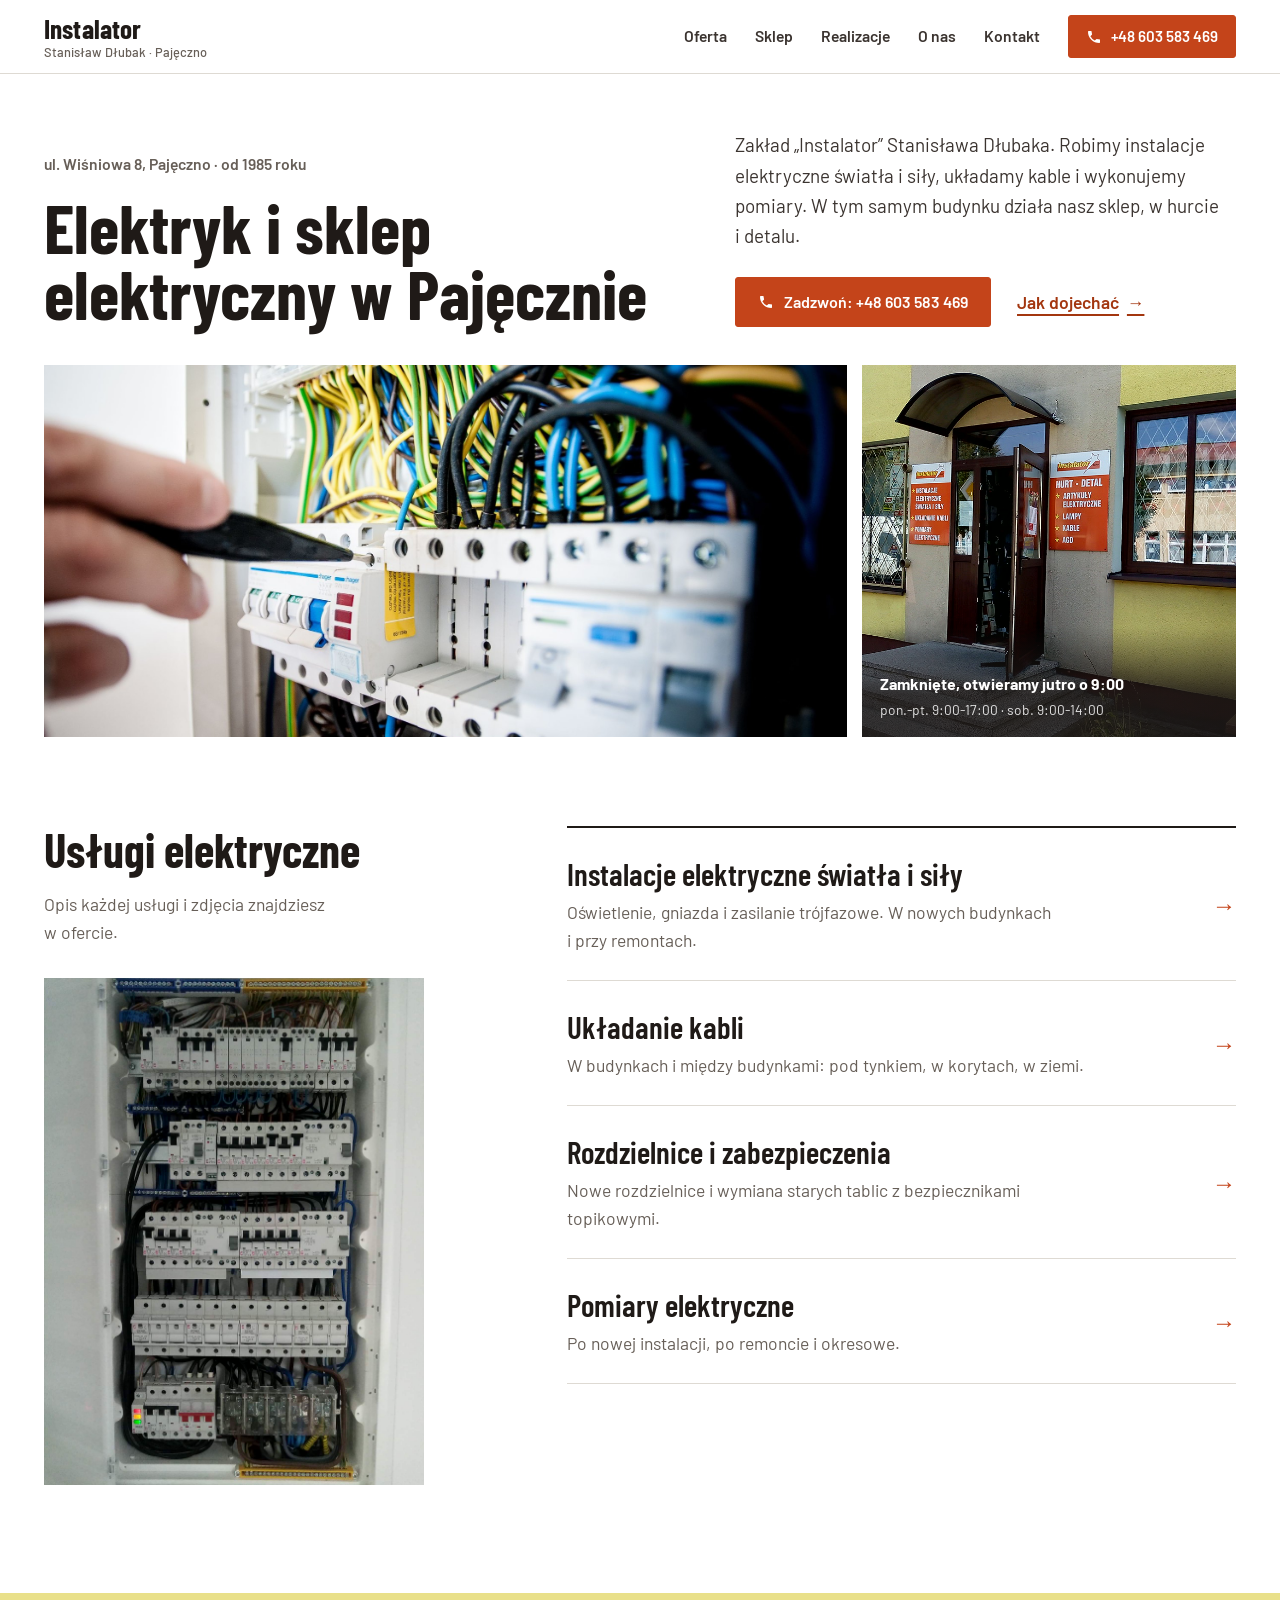
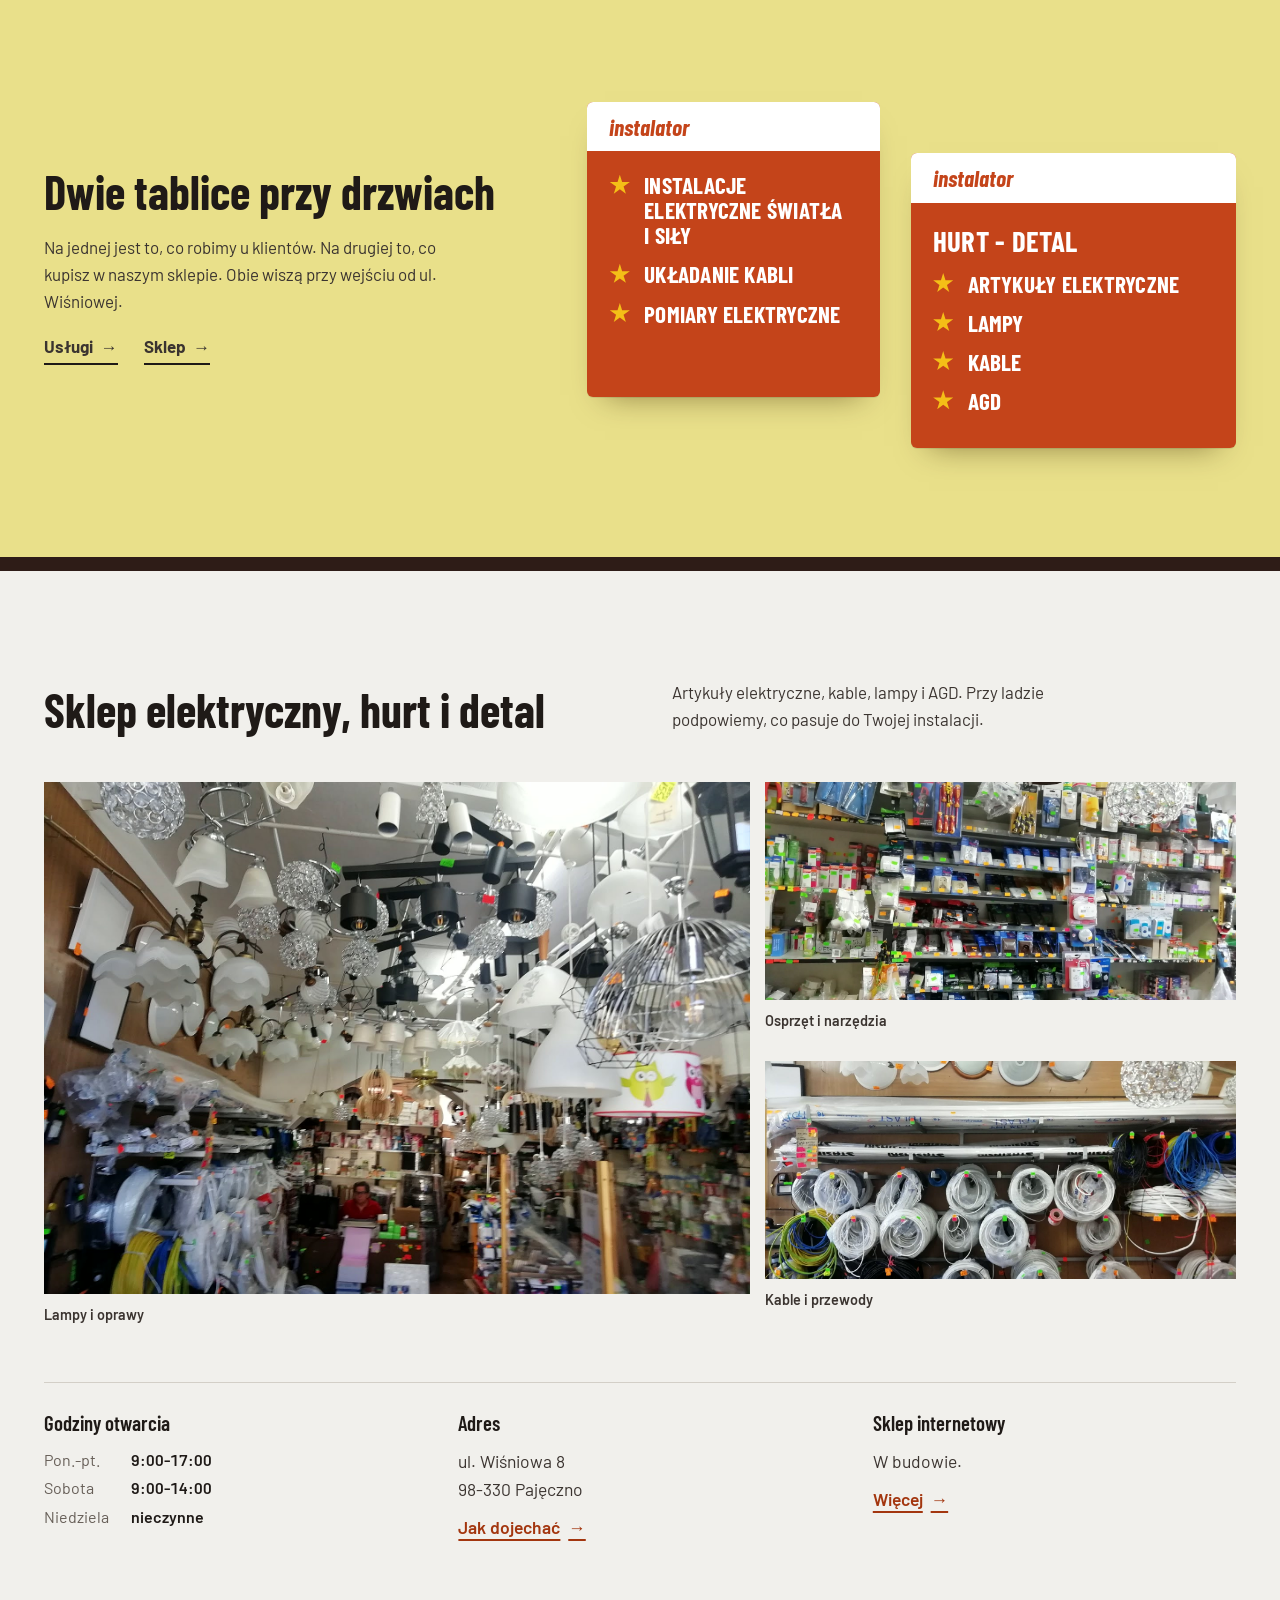
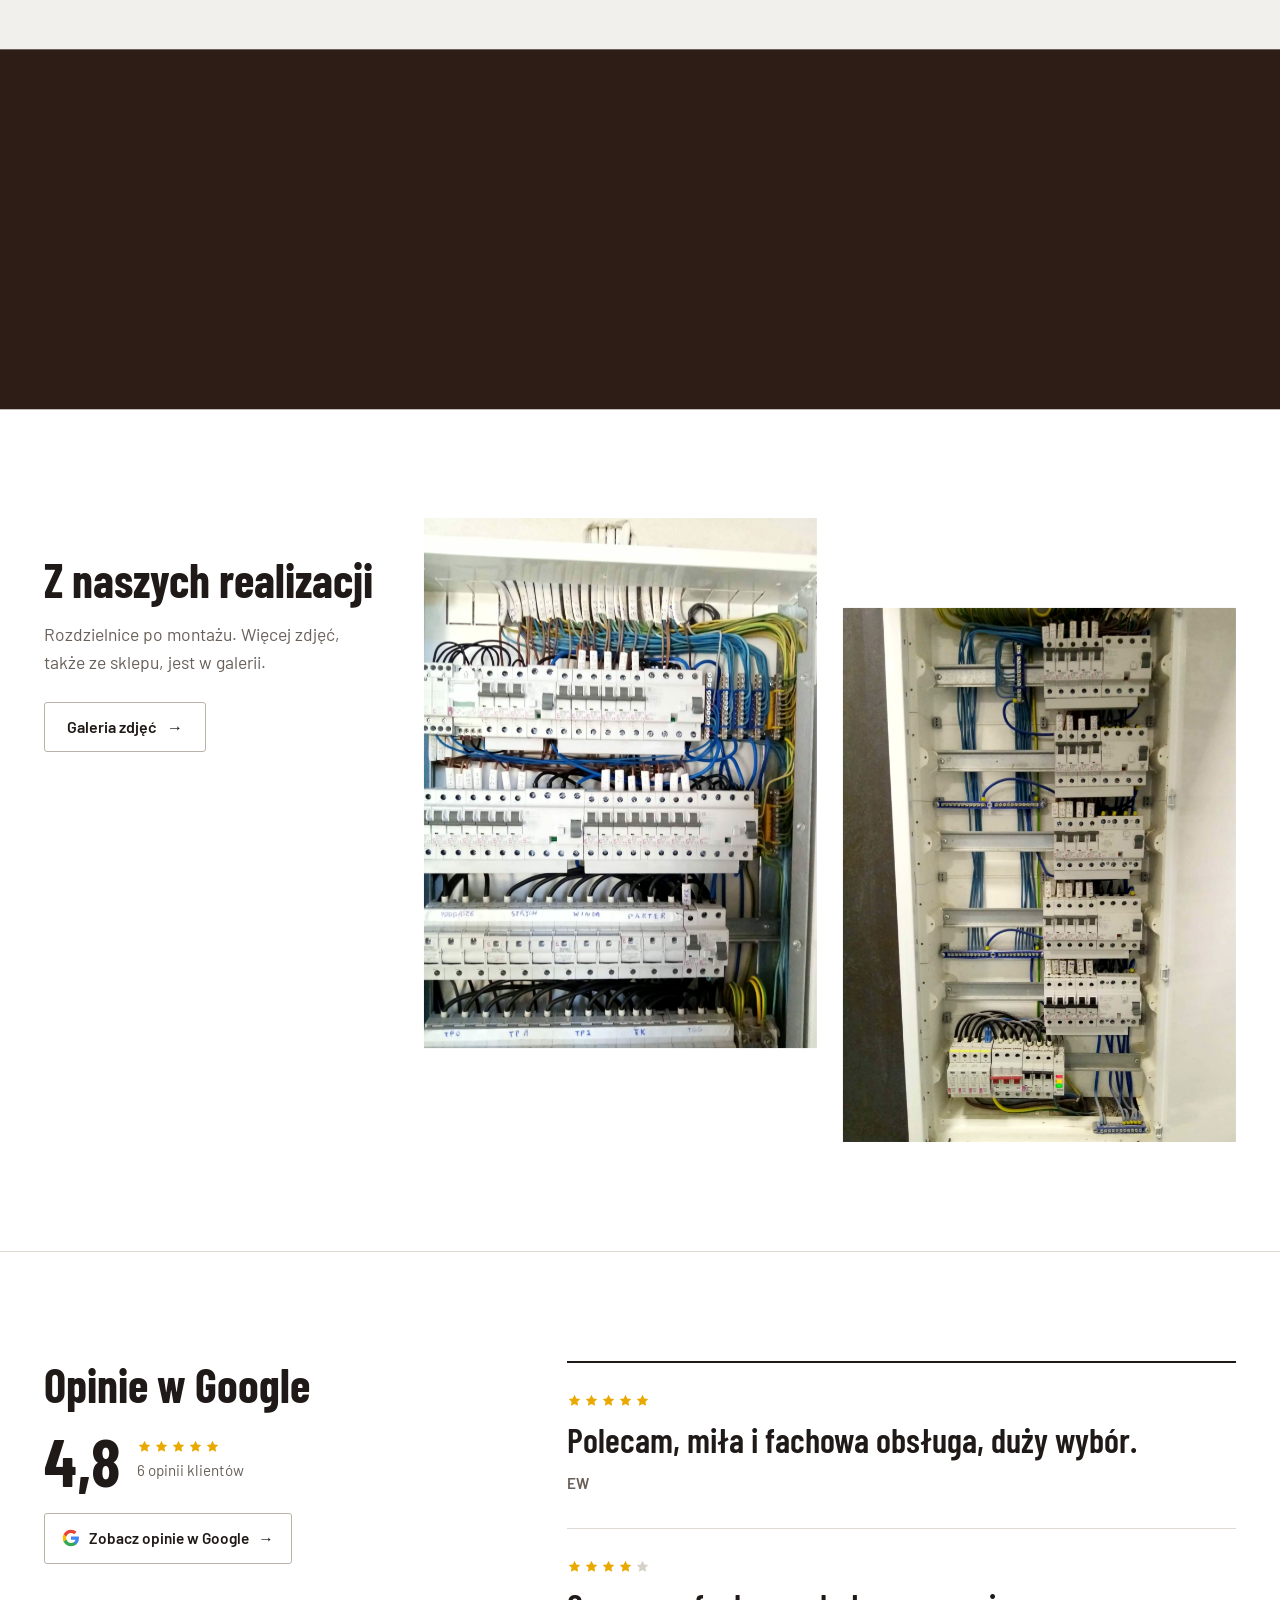
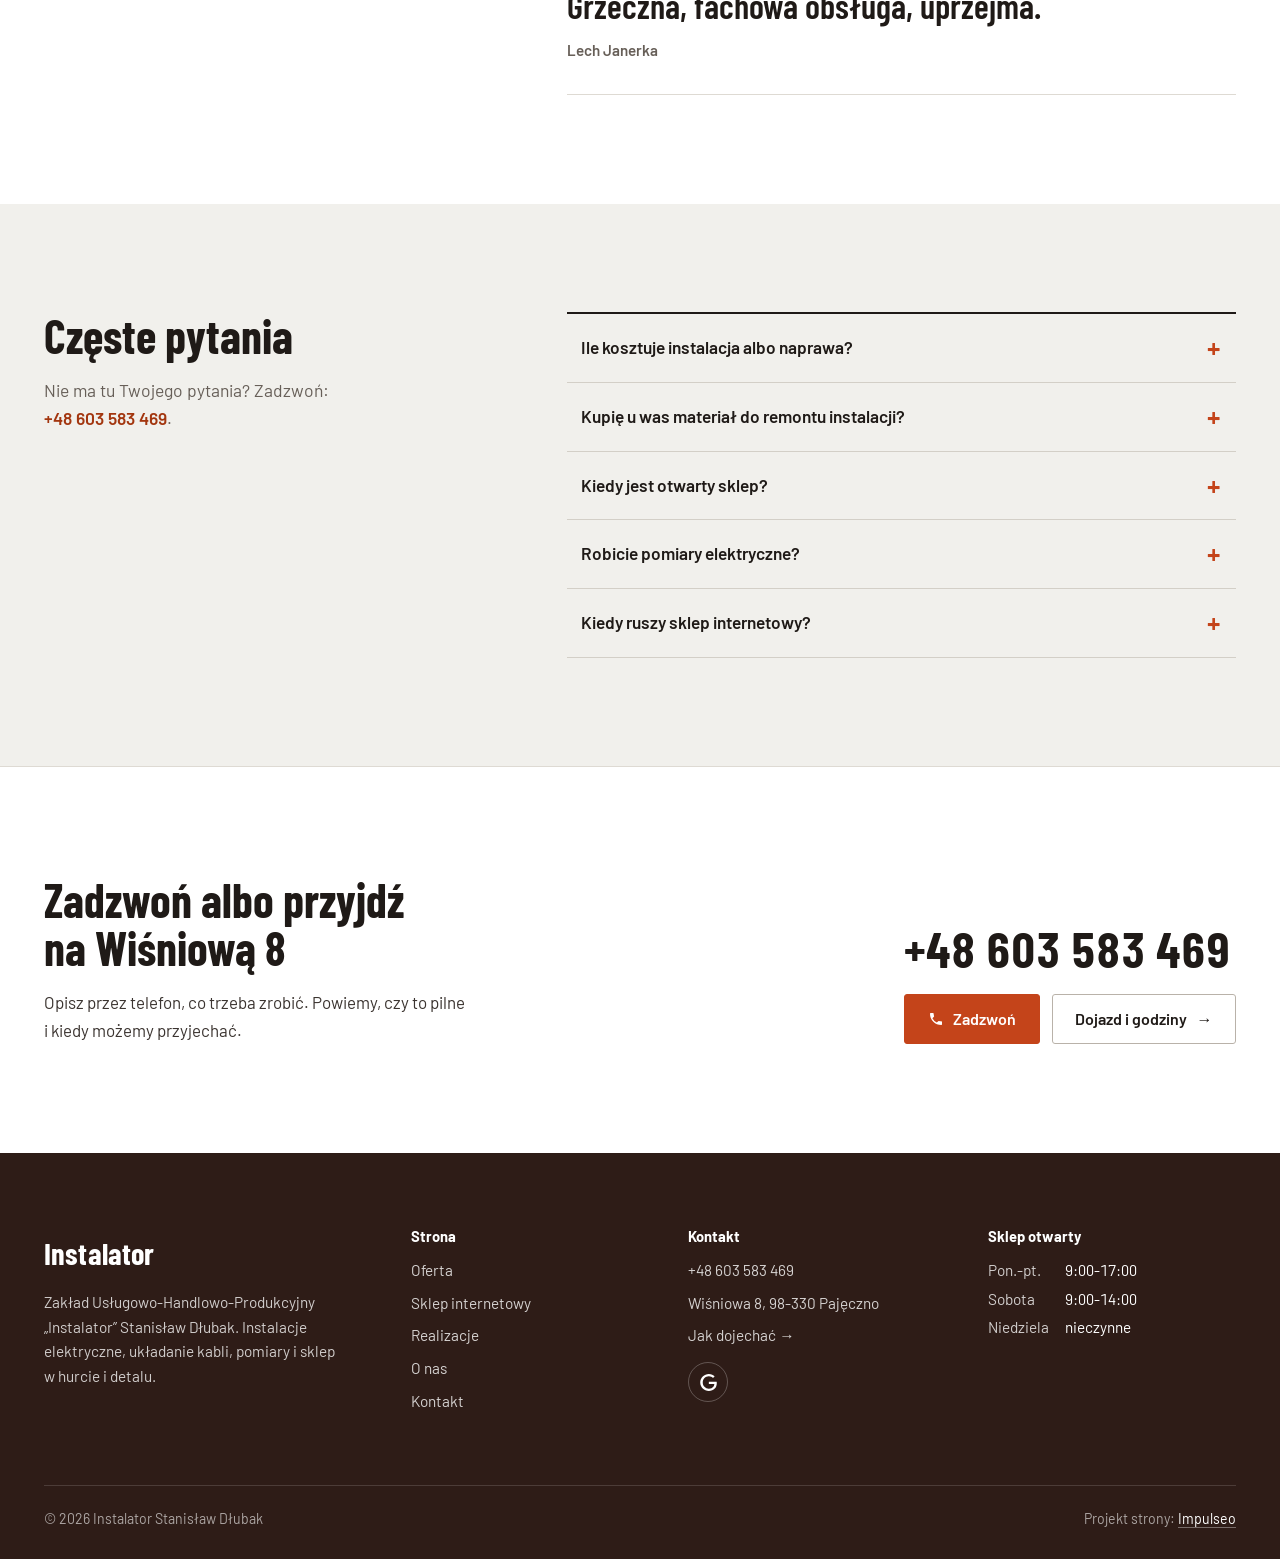
<file: index.html>
<!DOCTYPE html>
<html lang="pl">
<head>
<meta charset="UTF-8">
<meta name="viewport" content="width=device-width, initial-scale=1.0">
<title>Instalator Stanisław Dłubak - instalacje elektryczne i sklep w Pajęcznie</title>
<meta name="description" content="Instalacje elektryczne światła i siły, układanie kabli i pomiary w Pajęcznie. Sklep hurt i detal przy Wiśniowej 8: artykuły elektryczne, kable, lampy, AGD. Tel. +48 603 583 469.">
<link rel="canonical" href="https://impulseo-pl.github.io/instalator-stanislaw-dlubak/">
<meta name="robots" content="noindex, nofollow">
<meta name="theme-color" content="#c4441a">
<meta property="og:type" content="website">
<meta property="og:locale" content="pl_PL">
<meta property="og:site_name" content="Instalator Stanisław Dłubak">
<meta property="og:title" content="Instalator Stanisław Dłubak - instalacje elektryczne i sklep w Pajęcznie">
<meta property="og:description" content="Instalacje elektryczne światła i siły, układanie kabli i pomiary w Pajęcznie. Sklep hurt i detal przy Wiśniowej 8: artykuły elektryczne, kable, lampy, AGD. Tel. +48 603 583 469.">
<meta property="og:url" content="https://impulseo-pl.github.io/instalator-stanislaw-dlubak/">
<meta property="og:image" content="https://impulseo-pl.github.io/instalator-stanislaw-dlubak/img/og.jpg">
<meta property="og:image:width" content="1200">
<meta property="og:image:height" content="630">
<meta name="twitter:card" content="summary_large_image">
<script type="application/ld+json">{"@context": "https://schema.org", "@type": "Electrician", "name": "Instalator Stanisław Dłubak", "url": "https://impulseo-pl.github.io/instalator-stanislaw-dlubak/", "telephone": "+48603583469", "image": "https://impulseo-pl.github.io/instalator-stanislaw-dlubak/img/og.jpg", "address": {"@type": "PostalAddress", "streetAddress": "Wiśniowa 8", "postalCode": "98-330", "addressLocality": "Pajęczno", "addressCountry": "PL"}, "geo": {"@type": "GeoCoordinates", "latitude": 51.1472084, "longitude": 18.9978158}, "openingHours": ["Mo-Fr 09:00-17:00", "Sa 09:00-14:00"], "foundingDate": "1985", "areaServed": "Pajęczno", "sameAs": ["https://maps.google.com/?cid=6243514993665924678"]}</script>
<link rel="preconnect" href="https://fonts.googleapis.com">
<link rel="preconnect" href="https://fonts.gstatic.com" crossorigin>
<link href="https://fonts.googleapis.com/css2?family=Barlow+Condensed:wght@600;700&family=Barlow:ital,wght@0,400;0,500;0,600;0,700;1,400&display=swap" rel="stylesheet">
<link rel="stylesheet" href="assets/styles.css?v=20261001c">
<script>document.documentElement.classList.add('js');setTimeout(function(){if(!window.__nbOk)document.documentElement.classList.remove('js')},3500);</script>
</head>
<body>

<header class="nav">
  <div class="wrap nav-inner">
    <a class="brand" href="index.html" aria-label="Instalator Stanisław Dłubak - strona główna"><span class="brand-name">Instalator</span><span class="brand-sub">Stanisław Dłubak · Pajęczno</span></a>
    <nav class="nav-links" aria-label="Menu główne">
      <a href="oferta.html">Oferta</a>
      <a href="sklep.html">Sklep</a>
      <a href="realizacje.html">Realizacje</a>
      <a href="o-nas.html">O&nbsp;nas</a>
      <a href="kontakt.html">Kontakt</a>
      <a href="tel:+48603583469" class="btn btn-accent"><svg width="16" height="16" viewBox="0 0 24 24" fill="none" aria-hidden="true"><path d="M6.6 10.8a15.5 15.5 0 0 0 6.6 6.6l2.2-2.2a1 1 0 0 1 1-.24 11.4 11.4 0 0 0 3.6.58 1 1 0 0 1 1 1V20a1 1 0 0 1-1 1A17 17 0 0 1 3 4a1 1 0 0 1 1-1h3.5a1 1 0 0 1 1 1c0 1.25.2 2.46.58 3.6a1 1 0 0 1-.25 1l-2.23 2.2Z" fill="currentColor"/></svg> +48&nbsp;603&nbsp;583&nbsp;469</a>
    </nav>
    <button class="nav-toggle" type="button" aria-label="Menu" aria-expanded="false"><span></span><span></span><span></span></button>
  </div>
</header>

<main>
<section class="hero-szyld">
  <div class="wrap hs-top">
    <div class="hs-tytul">
      <p class="hs-adres">ul. Wiśniowa&nbsp;8, Pajęczno · od 1985 roku</p>
      <h1>Elektryk i&nbsp;sklep elektryczny w&nbsp;Pajęcznie</h1>
    </div>
    <div class="hs-txt">
      <p class="hs-lead">Zakład „Instalator” Stanisława Dłubaka. Robimy instalacje elektryczne światła i&nbsp;siły, układamy kable i&nbsp;wykonujemy pomiary. W&nbsp;tym samym budynku działa nasz sklep, w&nbsp;hurcie i&nbsp;detalu.</p>
      <div class="hs-actions">
        <a href="tel:+48603583469" class="btn btn-accent"><svg width="16" height="16" viewBox="0 0 24 24" fill="none" aria-hidden="true"><path d="M6.6 10.8a15.5 15.5 0 0 0 6.6 6.6l2.2-2.2a1 1 0 0 1 1-.24 11.4 11.4 0 0 0 3.6.58 1 1 0 0 1 1 1V20a1 1 0 0 1-1 1A17 17 0 0 1 3 4a1 1 0 0 1 1-1h3.5a1 1 0 0 1 1 1c0 1.25.2 2.46.58 3.6a1 1 0 0 1-.25 1l-2.23 2.2Z" fill="currentColor"/></svg> Zadzwoń: +48&nbsp;603&nbsp;583&nbsp;469</a>
        <a href="https://maps.google.com/?cid=6243514993665924678" class="hs-link" target="_blank" rel="noopener">Jak dojechać <span class="arr">→</span></a>
      </div>
    </div>
  </div>
  <div class="wrap hs-zdjecia">
    <figure class="hs-fig"><img src="img/hero.jpg" alt="Elektryk sprawdza zabezpieczenia w rozdzielnicy" width="1880" height="1251" fetchpriority="high" decoding="async"></figure>
    <figure class="hs-sklep">
      <img src="img/about.jpg" alt="Wejście do zakładu i sklepu Instalator przy ul. Wiśniowej 8 w Pajęcznie" width="1280" height="720" fetchpriority="high" decoding="async">
      <figcaption data-sklep-stan><span class="sc-stan">Sklep przy Wiśniowej&nbsp;8</span><span class="sc-h">pon.-pt. 9:00-17:00 · sob. 9:00-14:00</span></figcaption>
    </figure>
  </div>
</section>
<section class="uslugi">
  <div class="wrap us-grid">
    <div class="us-side">
      <h2 class="reveal">Usługi elektryczne</h2>
      <p class="reveal">Opis każdej usługi i&nbsp;zdjęcia znajdziesz w&nbsp;ofercie.</p>
      <figure class="us-foto reveal"><img src="img/g3.jpg" alt="Rozdzielnica z zabezpieczeniami po montażu" width="1536" height="2048" decoding="async"></figure>
    </div>
    <ul class="us-lista">
      <li class="reveal"><a href="oferta.html#instalacje"><h3>Instalacje elektryczne światła i&nbsp;siły</h3><p>Oświetlenie, gniazda i&nbsp;zasilanie trójfazowe. W&nbsp;nowych budynkach i&nbsp;przy remontach.</p><span class="arr" aria-hidden="true">→</span></a></li>
      <li class="reveal"><a href="oferta.html#kable"><h3>Układanie kabli</h3><p>W&nbsp;budynkach i&nbsp;między budynkami: pod tynkiem, w&nbsp;korytach, w&nbsp;ziemi.</p><span class="arr" aria-hidden="true">→</span></a></li>
      <li class="reveal"><a href="oferta.html#rozdzielnice"><h3>Rozdzielnice i&nbsp;zabezpieczenia</h3><p>Nowe rozdzielnice i&nbsp;wymiana starych tablic z&nbsp;bezpiecznikami topikowymi.</p><span class="arr" aria-hidden="true">→</span></a></li>
      <li class="reveal"><a href="oferta.html#pomiary"><h3>Pomiary elektryczne</h3><p>Po nowej instalacji, po remoncie i&nbsp;okresowe.</p><span class="arr" aria-hidden="true">→</span></a></li>
    </ul>
  </div>
</section>
<section class="szyld-sek">
  <div class="wrap sz-grid">
    <div class="sz-copy reveal">
      <h2>Dwie tablice przy drzwiach</h2>
      <p>Na jednej jest to, co robimy u&nbsp;klientów. Na drugiej to, co kupisz w&nbsp;naszym sklepie. Obie wiszą przy wejściu od ul. Wiśniowej.</p>
      <p class="sz-linki"><a href="oferta.html">Usługi <span class="arr">→</span></a><a href="#sklep">Sklep <span class="arr">→</span></a></p>
    </div>
    <div class="tablice">
        <div class="tablica reveal">
          <span class="tb-top">instalator</span>
          <div class="tb-body"><ul><li>Instalacje elektryczne światła i&nbsp;siły</li><li>Układanie kabli</li><li>Pomiary elektryczne</li></ul></div>
        </div>
        <div class="tablica reveal">
          <span class="tb-top">instalator</span>
          <div class="tb-body"><p class="tb-ttl">Hurt - detal</p><ul><li>Artykuły elektryczne</li><li>Lampy</li><li>Kable</li><li>AGD</li></ul></div>
        </div>
      </div>
  </div>
</section>
<section class="sklep-sek" id="sklep">
  <div class="wrap">
    <div class="sk-head">
      <h2 class="reveal">Sklep elektryczny, hurt i&nbsp;detal</h2>
      <p class="reveal">Artykuły elektryczne, kable, lampy i&nbsp;AGD. Przy ladzie podpowiemy, co pasuje do Twojej instalacji.</p>
    </div>
    <div class="sk-foto">
      <figure class="sk-a reveal"><img src="img/g2.jpg" alt="Lampy i oprawy w sklepie przy Wiśniowej 8" width="1600" height="1200" loading="lazy" decoding="async"><figcaption>Lampy i&nbsp;oprawy</figcaption></figure>
      <figure class="sk-b reveal"><img src="img/g6.jpg" alt="Półki z gniazdkami, włącznikami i narzędziami w sklepie" width="1550" height="1146" loading="lazy" decoding="async"><figcaption>Osprzęt i&nbsp;narzędzia</figcaption></figure>
      <figure class="sk-c reveal"><img src="img/g4.jpg" alt="Kable i przewody na szpulach w sklepie" width="1560" height="1160" loading="lazy" decoding="async"><figcaption>Kable i&nbsp;przewody</figcaption></figure>
    </div>
    <div class="sk-dol reveal">
      <div class="sk-godz"><h3>Godziny otwarcia</h3><dl class="godz-mini"><dt>Pon.-pt.</dt><dd>9:00-17:00</dd><dt>Sobota</dt><dd>9:00-14:00</dd><dt>Niedziela</dt><dd>nieczynne</dd></dl></div>
      <div class="sk-adres"><h3>Adres</h3><p>ul. Wiśniowa&nbsp;8<br>98-330 Pajęczno</p><a class="hs-link" href="https://maps.google.com/?cid=6243514993665924678" target="_blank" rel="noopener">Jak dojechać <span class="arr">→</span></a></div>
      <div class="sk-online"><h3>Sklep internetowy</h3><p>W&nbsp;budowie.</p><a class="hs-link" href="sklep.html">Więcej <span class="arr">→</span></a></div>
    </div>
  </div>
</section>
<section class="stopklatka" aria-hidden="true">
  <div class="stk-bg" style="background-image:url(img/g15.jpg)"></div>
</section>
<section class="realizacje-sek">
  <div class="wrap rz-grid">
    <div class="rz-txt reveal">
      <h2>Z naszych realizacji</h2>
      <p>Rozdzielnice po montażu. Więcej zdjęć, także ze sklepu, jest w&nbsp;galerii.</p>
      <a href="realizacje.html" class="btn btn-ghost">Galeria zdjęć <span class="arr">→</span></a>
    </div>
    <figure class="rz-a reveal"><img src="img/g1.jpg" alt="Rozdzielnica elektryczna po montażu" width="1476" height="1990" loading="lazy" decoding="async"></figure>
    <figure class="rz-b reveal"><img src="img/g7.jpg" alt="Rozdzielnica z opisanymi zabezpieczeniami" width="1450" height="1970" loading="lazy" decoding="async"></figure>
  </div>
</section>
<section class="opinie">
  <div class="wrap op-wrap">
    <div class="op-side reveal">
      <h2>Opinie w&nbsp;Google</h2>
      <p class="op-meta"><span class="op-ocena">4,8</span><span class="op-opis"><span class="op-star" aria-label="Średnia ocena 4,8 na 5"><svg width="15" height="15" viewBox="0 0 24 24" aria-hidden="true"><path d="M12 2.8l2.85 5.8 6.4.93-4.63 4.5 1.1 6.37L12 17.4l-5.72 3 1.1-6.37-4.63-4.5 6.4-.93L12 2.8Z" fill="currentColor"/></svg><svg width="15" height="15" viewBox="0 0 24 24" aria-hidden="true"><path d="M12 2.8l2.85 5.8 6.4.93-4.63 4.5 1.1 6.37L12 17.4l-5.72 3 1.1-6.37-4.63-4.5 6.4-.93L12 2.8Z" fill="currentColor"/></svg><svg width="15" height="15" viewBox="0 0 24 24" aria-hidden="true"><path d="M12 2.8l2.85 5.8 6.4.93-4.63 4.5 1.1 6.37L12 17.4l-5.72 3 1.1-6.37-4.63-4.5 6.4-.93L12 2.8Z" fill="currentColor"/></svg><svg width="15" height="15" viewBox="0 0 24 24" aria-hidden="true"><path d="M12 2.8l2.85 5.8 6.4.93-4.63 4.5 1.1 6.37L12 17.4l-5.72 3 1.1-6.37-4.63-4.5 6.4-.93L12 2.8Z" fill="currentColor"/></svg><svg width="15" height="15" viewBox="0 0 24 24" aria-hidden="true"><path d="M12 2.8l2.85 5.8 6.4.93-4.63 4.5 1.1 6.37L12 17.4l-5.72 3 1.1-6.37-4.63-4.5 6.4-.93L12 2.8Z" fill="currentColor"/></svg></span><span>6 opinii klientów</span></span></p>
      <a class="op-google" href="https://maps.google.com/?cid=6243514993665924678" target="_blank" rel="noopener"><svg viewBox="0 0 24 24" width="18" height="18" aria-hidden="true"><path fill="#4285F4" d="M22.56 12.25c0-.78-.07-1.53-.2-2.25H12v4.26h5.92c-.26 1.37-1.04 2.53-2.21 3.31v2.77h3.57c2.08-1.92 3.28-4.74 3.28-8.09z"/><path fill="#34A853" d="M12 23c2.97 0 5.46-.98 7.28-2.66l-3.57-2.77c-.98.66-2.23 1.06-3.71 1.06-2.86 0-5.29-1.93-6.16-4.53H2.18v2.84C3.99 20.53 7.7 23 12 23z"/><path fill="#FBBC05" d="M5.84 14.09c-.22-.66-.35-1.36-.35-2.09s.13-1.43.35-2.09V7.07H2.18C1.43 8.55 1 10.22 1 12s.43 3.45 1.18 4.93l2.85-2.22.81-.62z"/><path fill="#EA4335" d="M12 5.38c1.62 0 3.06.56 4.21 1.64l3.15-3.15C17.45 2.09 14.97 1 12 1 7.7 1 3.99 3.47 2.18 7.07l3.66 2.84c.87-2.6 3.3-4.53 6.16-4.53z"/></svg><span>Zobacz opinie w&nbsp;Google</span><span class="arr">→</span></a>
    </div>
    <div class="opinie-grid">
      <figure class="op-card reveal"><span class="op-star" aria-label="Ocena 5 na 5"><svg width="15" height="15" viewBox="0 0 24 24" aria-hidden="true"><path d="M12 2.8l2.85 5.8 6.4.93-4.63 4.5 1.1 6.37L12 17.4l-5.72 3 1.1-6.37-4.63-4.5 6.4-.93L12 2.8Z" fill="currentColor"/></svg><svg width="15" height="15" viewBox="0 0 24 24" aria-hidden="true"><path d="M12 2.8l2.85 5.8 6.4.93-4.63 4.5 1.1 6.37L12 17.4l-5.72 3 1.1-6.37-4.63-4.5 6.4-.93L12 2.8Z" fill="currentColor"/></svg><svg width="15" height="15" viewBox="0 0 24 24" aria-hidden="true"><path d="M12 2.8l2.85 5.8 6.4.93-4.63 4.5 1.1 6.37L12 17.4l-5.72 3 1.1-6.37-4.63-4.5 6.4-.93L12 2.8Z" fill="currentColor"/></svg><svg width="15" height="15" viewBox="0 0 24 24" aria-hidden="true"><path d="M12 2.8l2.85 5.8 6.4.93-4.63 4.5 1.1 6.37L12 17.4l-5.72 3 1.1-6.37-4.63-4.5 6.4-.93L12 2.8Z" fill="currentColor"/></svg><svg width="15" height="15" viewBox="0 0 24 24" aria-hidden="true"><path d="M12 2.8l2.85 5.8 6.4.93-4.63 4.5 1.1 6.37L12 17.4l-5.72 3 1.1-6.37-4.63-4.5 6.4-.93L12 2.8Z" fill="currentColor"/></svg></span><blockquote>Polecam, miła i&nbsp;fachowa obsługa, duży wybór.</blockquote><figcaption class="op-autor">EW</figcaption></figure>
      <figure class="op-card reveal"><span class="op-star" aria-label="Ocena 4 na 5"><svg width="15" height="15" viewBox="0 0 24 24" aria-hidden="true"><path d="M12 2.8l2.85 5.8 6.4.93-4.63 4.5 1.1 6.37L12 17.4l-5.72 3 1.1-6.37-4.63-4.5 6.4-.93L12 2.8Z" fill="currentColor"/></svg><svg width="15" height="15" viewBox="0 0 24 24" aria-hidden="true"><path d="M12 2.8l2.85 5.8 6.4.93-4.63 4.5 1.1 6.37L12 17.4l-5.72 3 1.1-6.37-4.63-4.5 6.4-.93L12 2.8Z" fill="currentColor"/></svg><svg width="15" height="15" viewBox="0 0 24 24" aria-hidden="true"><path d="M12 2.8l2.85 5.8 6.4.93-4.63 4.5 1.1 6.37L12 17.4l-5.72 3 1.1-6.37-4.63-4.5 6.4-.93L12 2.8Z" fill="currentColor"/></svg><svg width="15" height="15" viewBox="0 0 24 24" aria-hidden="true"><path d="M12 2.8l2.85 5.8 6.4.93-4.63 4.5 1.1 6.37L12 17.4l-5.72 3 1.1-6.37-4.63-4.5 6.4-.93L12 2.8Z" fill="currentColor"/></svg><svg class="off" width="15" height="15" viewBox="0 0 24 24" aria-hidden="true"><path d="M12 2.8l2.85 5.8 6.4.93-4.63 4.5 1.1 6.37L12 17.4l-5.72 3 1.1-6.37-4.63-4.5 6.4-.93L12 2.8Z" fill="currentColor"/></svg></span><blockquote>Grzeczna, fachowa obsługa, uprzejma.</blockquote><figcaption class="op-autor">Lech Janerka</figcaption></figure>
    </div>
  </div>
</section>
<section class="faq">
  <div class="wrap faq-grid">
    <div class="faq-head reveal">
      <h2>Częste pytania</h2>
      <p>Nie ma tu Twojego pytania? Zadzwoń: <a href="tel:+48603583469">+48&nbsp;603&nbsp;583&nbsp;469</a>.</p>
    </div>
    <div class="faq-list">
      <details class="faq-item reveal"><summary>Ile kosztuje instalacja albo naprawa?</summary><p>Zależy od zakresu prac. Przez telefon dopytamy o&nbsp;szczegóły i&nbsp;powiemy, czego się spodziewać. Konkretną cenę podajemy po obejrzeniu instalacji, zanim zaczniemy.</p></details>
      <details class="faq-item reveal"><summary>Kupię u&nbsp;was materiał do remontu instalacji?</summary><p>Tak. W&nbsp;sklepie przy Wiśniowej&nbsp;8 są artykuły elektryczne, kable, lampy i&nbsp;AGD, w&nbsp;hurcie i&nbsp;w&nbsp;detalu.</p></details>
      <details class="faq-item reveal"><summary>Kiedy jest otwarty sklep?</summary><p>Od poniedziałku do piątku od 9:00 do 17:00, w&nbsp;soboty od 9:00 do 14:00. W&nbsp;niedziele sklep jest zamknięty.</p></details>
      <details class="faq-item reveal"><summary>Robicie pomiary elektryczne?</summary><p>Tak: po nowej instalacji, po remoncie i&nbsp;okresowe. Zakres i&nbsp;termin ustalimy przez telefon.</p></details>
      <details class="faq-item reveal"><summary>Kiedy ruszy sklep internetowy?</summary><p>Sklep online jest w&nbsp;budowie. Do tego czasu zapraszamy do sklepu przy Wiśniowej&nbsp;8 w&nbsp;Pajęcznie.</p></details>
    </div>
  </div>
</section>
<section class="cta">
  <div class="wrap cta-box">
    <div class="reveal">
      <h2>Zadzwoń albo przyjdź na Wiśniową&nbsp;8</h2>
      <p>Opisz przez telefon, co trzeba zrobić. Powiemy, czy to pilne i&nbsp;kiedy możemy przyjechać.</p>
    </div>
    <div class="cta-tel reveal">
      <a class="cta-phone" href="tel:+48603583469">+48&nbsp;603&nbsp;583&nbsp;469</a>
      <div class="cta-actions">
        <a href="tel:+48603583469" class="btn btn-accent"><svg width="16" height="16" viewBox="0 0 24 24" fill="none" aria-hidden="true"><path d="M6.6 10.8a15.5 15.5 0 0 0 6.6 6.6l2.2-2.2a1 1 0 0 1 1-.24 11.4 11.4 0 0 0 3.6.58 1 1 0 0 1 1 1V20a1 1 0 0 1-1 1A17 17 0 0 1 3 4a1 1 0 0 1 1-1h3.5a1 1 0 0 1 1 1c0 1.25.2 2.46.58 3.6a1 1 0 0 1-.25 1l-2.23 2.2Z" fill="currentColor"/></svg> Zadzwoń</a>
        <a href="kontakt.html" class="btn btn-ghost">Dojazd i&nbsp;godziny <span class="arr">→</span></a>
      </div>
    </div>
  </div>
</section>
</main>

<footer>
  <div class="wrap">
    <div class="foot-grid">
      <div class="foot-brand">
        <div class="brand-name">Instalator</div>
        <p>Zakład Usługowo-Handlowo-Produkcyjny „Instalator” Stanisław Dłubak. Instalacje elektryczne, układanie kabli, pomiary i&nbsp;sklep w&nbsp;hurcie i&nbsp;detalu.</p>
      </div>
      <div class="foot-col">
        <h4>Strona</h4>
        <a href="oferta.html">Oferta</a>
        <a href="sklep.html">Sklep internetowy</a>
        <a href="realizacje.html">Realizacje</a>
        <a href="o-nas.html">O&nbsp;nas</a>
        <a href="kontakt.html">Kontakt</a>
      </div>
      <div class="foot-col">
        <h4>Kontakt</h4>
        <a href="tel:+48603583469">+48&nbsp;603&nbsp;583&nbsp;469</a>
        <p>Wiśniowa&nbsp;8, 98-330 Pajęczno</p>
        <a href="https://maps.google.com/?cid=6243514993665924678" target="_blank" rel="noopener">Jak dojechać →</a>
        <div class="foot-soc">
          <a class="soc" href="https://maps.google.com/?cid=6243514993665924678" target="_blank" rel="noopener" aria-label="Google - Instalator Stanisław Dłubak"><svg viewBox="0 0 24 24" aria-hidden="true" focusable="false"><path d="M12.48 10.92v3.28h7.84c-.24 1.84-.853 3.187-1.787 4.133-1.147 1.147-2.933 2.4-6.053 2.4-4.827 0-8.6-3.893-8.6-8.72s3.773-8.72 8.6-8.72c2.6 0 4.507 1.027 5.907 2.347l2.307-2.307C18.747 1.44 16.133 0 12.48 0 5.867 0 .307 5.387.307 12s5.56 12 12.173 12c3.573 0 6.267-1.173 8.373-3.36 2.16-2.16 2.84-5.213 2.84-7.667 0-.76-.053-1.467-.173-2.053H12.48z" fill="currentColor"/></svg></a>
        </div>
      </div>
      <div class="foot-col">
        <h4>Sklep otwarty</h4>
        <dl><dt>Pon.-pt.</dt><dd>9:00-17:00</dd><dt>Sobota</dt><dd>9:00-14:00</dd><dt>Niedziela</dt><dd>nieczynne</dd></dl>
      </div>
    </div>
    <div class="foot-bot">
      <span>© 2026 Instalator Stanisław Dłubak</span>
      <span>Projekt strony: <a class="foot-credit" href="https://impulseo.pl" target="_blank" rel="noopener">Impulseo</a></span>
    </div>
  </div>
</footer>
<div class="sticky-call"><a class="sc-call" href="tel:+48603583469"><svg width="16" height="16" viewBox="0 0 24 24" fill="none" aria-hidden="true"><path d="M6.6 10.8a15.5 15.5 0 0 0 6.6 6.6l2.2-2.2a1 1 0 0 1 1-.24 11.4 11.4 0 0 0 3.6.58 1 1 0 0 1 1 1V20a1 1 0 0 1-1 1A17 17 0 0 1 3 4a1 1 0 0 1 1-1h3.5a1 1 0 0 1 1 1c0 1.25.2 2.46.58 3.6a1 1 0 0 1-.25 1l-2.23 2.2Z" fill="currentColor"/></svg> Zadzwoń</a><a class="sc-quote" href="kontakt.html">Dojazd</a></div>
<div class="demo-wazne" data-do="2026-10-07" data-cykl="3" hidden><svg class="dw-ico" width="13" height="13" viewBox="0 0 24 24" fill="none" aria-hidden="true"><circle cx="12" cy="12" r="8.6" stroke="currentColor" stroke-width="1.8"/><path d="M12 7.2V12l3.3 2" stroke="currentColor" stroke-width="1.8" stroke-linecap="round"/></svg><span class="dw-txt"></span></div>

<script src="assets/main.js?v=20261001c"></script>
</body>
</html>
</file>
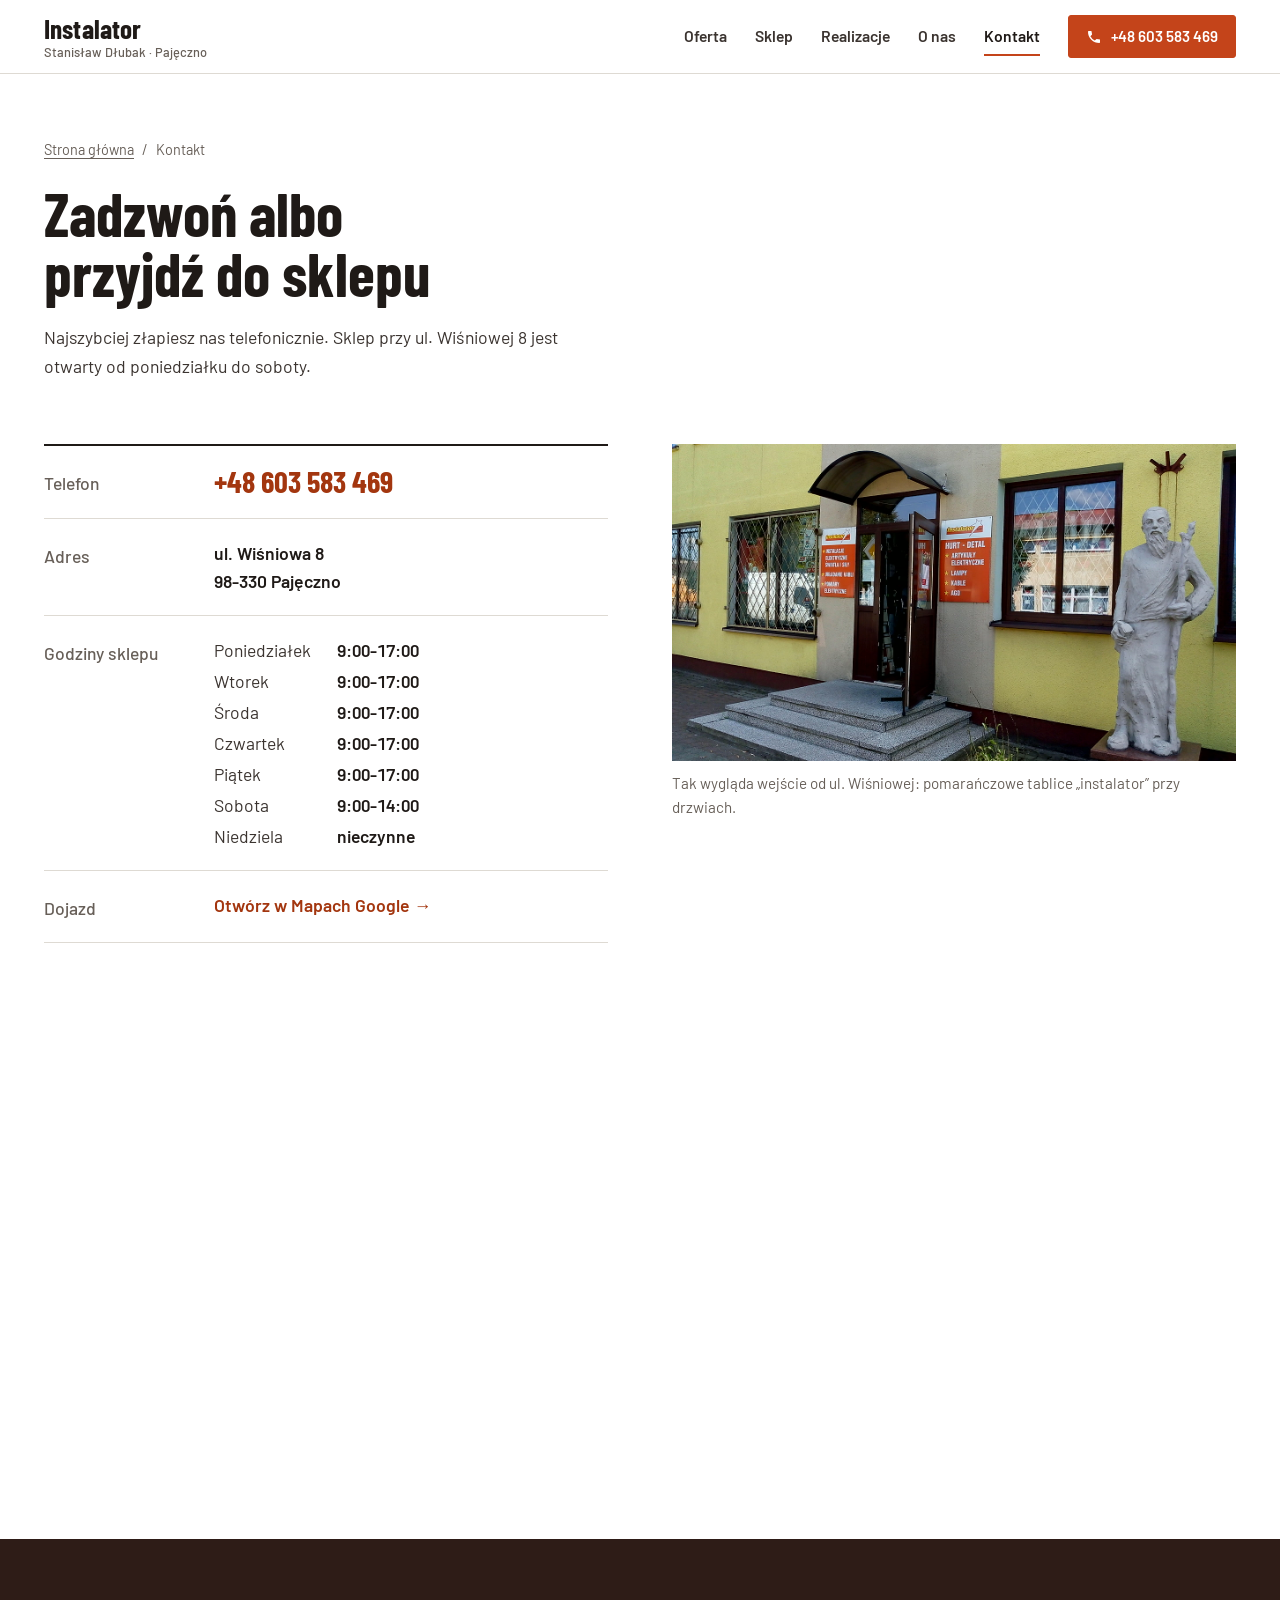
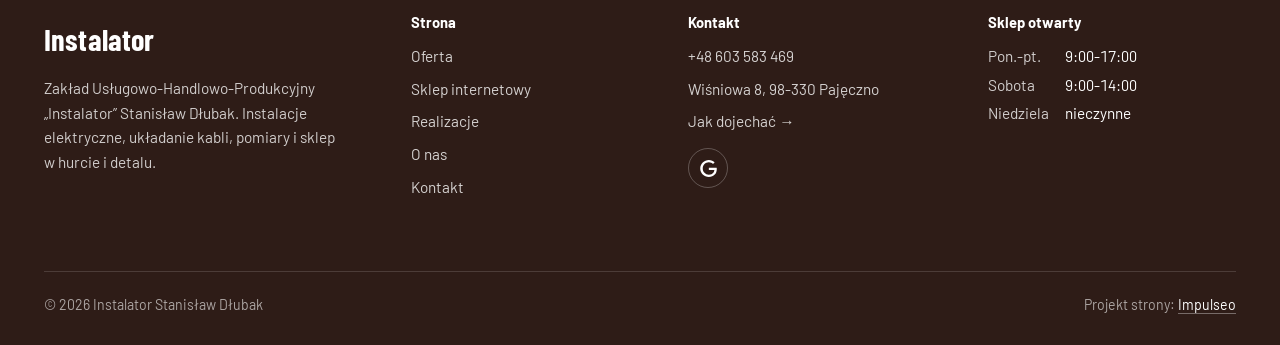
<file: kontakt.html>
<!DOCTYPE html>
<html lang="pl">
<head>
<meta charset="UTF-8">
<meta name="viewport" content="width=device-width, initial-scale=1.0">
<title>Kontakt - Instalator Stanisław Dłubak, Wiśniowa 8, Pajęczno</title>
<meta name="description" content="Telefon +48 603 583 469. Adres: Wiśniowa 8, 98-330 Pajęczno. Sklep otwarty pon.-pt. 9:00-17:00, sob. 9:00-14:00.">
<link rel="canonical" href="https://impulseo-pl.github.io/instalator-stanislaw-dlubak/kontakt.html">
<meta name="robots" content="noindex, nofollow">
<meta name="theme-color" content="#c4441a">
<meta property="og:type" content="website">
<meta property="og:locale" content="pl_PL">
<meta property="og:site_name" content="Instalator Stanisław Dłubak">
<meta property="og:title" content="Kontakt - Instalator Stanisław Dłubak, Wiśniowa 8, Pajęczno">
<meta property="og:description" content="Telefon +48 603 583 469. Adres: Wiśniowa 8, 98-330 Pajęczno. Sklep otwarty pon.-pt. 9:00-17:00, sob. 9:00-14:00.">
<meta property="og:url" content="https://impulseo-pl.github.io/instalator-stanislaw-dlubak/kontakt.html">
<meta property="og:image" content="https://impulseo-pl.github.io/instalator-stanislaw-dlubak/img/og.jpg">
<meta property="og:image:width" content="1200">
<meta property="og:image:height" content="630">
<meta name="twitter:card" content="summary_large_image">
<link rel="preconnect" href="https://fonts.googleapis.com">
<link rel="preconnect" href="https://fonts.gstatic.com" crossorigin>
<link href="https://fonts.googleapis.com/css2?family=Barlow+Condensed:wght@600;700&family=Barlow:ital,wght@0,400;0,500;0,600;0,700;1,400&display=swap" rel="stylesheet">
<link rel="stylesheet" href="assets/styles.css?v=20261001c">
<script>document.documentElement.classList.add('js');setTimeout(function(){if(!window.__nbOk)document.documentElement.classList.remove('js')},3500);</script>
</head>
<body>

<header class="nav">
  <div class="wrap nav-inner">
    <a class="brand" href="index.html" aria-label="Instalator Stanisław Dłubak - strona główna"><span class="brand-name">Instalator</span><span class="brand-sub">Stanisław Dłubak · Pajęczno</span></a>
    <nav class="nav-links" aria-label="Menu główne">
      <a href="oferta.html">Oferta</a>
      <a href="sklep.html">Sklep</a>
      <a href="realizacje.html">Realizacje</a>
      <a href="o-nas.html">O&nbsp;nas</a>
      <a href="kontakt.html" aria-current="page">Kontakt</a>
      <a href="tel:+48603583469" class="btn btn-accent"><svg width="16" height="16" viewBox="0 0 24 24" fill="none" aria-hidden="true"><path d="M6.6 10.8a15.5 15.5 0 0 0 6.6 6.6l2.2-2.2a1 1 0 0 1 1-.24 11.4 11.4 0 0 0 3.6.58 1 1 0 0 1 1 1V20a1 1 0 0 1-1 1A17 17 0 0 1 3 4a1 1 0 0 1 1-1h3.5a1 1 0 0 1 1 1c0 1.25.2 2.46.58 3.6a1 1 0 0 1-.25 1l-2.23 2.2Z" fill="currentColor"/></svg> +48&nbsp;603&nbsp;583&nbsp;469</a>
    </nav>
    <button class="nav-toggle" type="button" aria-label="Menu" aria-expanded="false"><span></span><span></span><span></span></button>
  </div>
</header>

<main>
<section class="pagehead">
  <div class="wrap">
    <nav class="okruszki" aria-label="Jesteś tutaj"><a href="index.html">Strona główna</a><span aria-hidden="true">/</span><span>Kontakt</span></nav>
    <h1>Zadzwoń albo przyjdź do sklepu</h1>
    <p>Najszybciej złapiesz nas telefonicznie. Sklep przy ul. Wiśniowej&nbsp;8 jest otwarty od poniedziałku do soboty.</p>
  </div>
</section>
<section class="kontakt-sek">
  <div class="wrap kontakt-grid">
    <div class="reveal">
      <div class="info-list">
        <div class="info-row"><div class="lbl">Telefon</div><a class="val val-tel" href="tel:+48603583469">+48&nbsp;603&nbsp;583&nbsp;469</a></div>
        <div class="info-row"><div class="lbl">Adres</div><div class="val">ul. Wiśniowa&nbsp;8<br>98-330 Pajęczno</div></div>
        <div class="info-row"><div class="lbl">Godziny sklepu</div><dl class="godz"><dt data-dzien="1">Poniedziałek</dt><dd data-dzien="1">9:00-17:00</dd><dt data-dzien="2">Wtorek</dt><dd data-dzien="2">9:00-17:00</dd><dt data-dzien="3">Środa</dt><dd data-dzien="3">9:00-17:00</dd><dt data-dzien="4">Czwartek</dt><dd data-dzien="4">9:00-17:00</dd><dt data-dzien="5">Piątek</dt><dd data-dzien="5">9:00-17:00</dd><dt data-dzien="6">Sobota</dt><dd data-dzien="6">9:00-14:00</dd><dt data-dzien="0">Niedziela</dt><dd data-dzien="0">nieczynne</dd></dl></div>
        <div class="info-row"><div class="lbl">Dojazd</div><a class="val" href="https://maps.google.com/?cid=6243514993665924678" target="_blank" rel="noopener">Otwórz w&nbsp;Mapach Google →</a></div>
      </div>
    </div>
    <figure class="kt-foto reveal">
      <img src="img/about.jpg" alt="Wejście do zakładu i sklepu Instalator od ul. Wiśniowej" width="1280" height="720" fetchpriority="high" decoding="async">
      <figcaption>Tak wygląda wejście od ul. Wiśniowej: pomarańczowe tablice „instalator” przy drzwiach.</figcaption>
    </figure>
  </div>
</section>
<section class="mapa-sek">
  <div class="wrap reveal">
    <iframe class="map" title="Instalator Stanisław Dłubak - Wiśniowa 8, Pajęczno" src="https://maps.google.com/maps?q=51.1472084%2C18.9978158&amp;z=15&amp;output=embed" loading="lazy" referrerpolicy="no-referrer-when-downgrade"></iframe>
  </div>
</section>
</main>

<footer>
  <div class="wrap">
    <div class="foot-grid">
      <div class="foot-brand">
        <div class="brand-name">Instalator</div>
        <p>Zakład Usługowo-Handlowo-Produkcyjny „Instalator” Stanisław Dłubak. Instalacje elektryczne, układanie kabli, pomiary i&nbsp;sklep w&nbsp;hurcie i&nbsp;detalu.</p>
      </div>
      <div class="foot-col">
        <h4>Strona</h4>
        <a href="oferta.html">Oferta</a>
        <a href="sklep.html">Sklep internetowy</a>
        <a href="realizacje.html">Realizacje</a>
        <a href="o-nas.html">O&nbsp;nas</a>
        <a href="kontakt.html">Kontakt</a>
      </div>
      <div class="foot-col">
        <h4>Kontakt</h4>
        <a href="tel:+48603583469">+48&nbsp;603&nbsp;583&nbsp;469</a>
        <p>Wiśniowa&nbsp;8, 98-330 Pajęczno</p>
        <a href="https://maps.google.com/?cid=6243514993665924678" target="_blank" rel="noopener">Jak dojechać →</a>
        <div class="foot-soc">
          <a class="soc" href="https://maps.google.com/?cid=6243514993665924678" target="_blank" rel="noopener" aria-label="Google - Instalator Stanisław Dłubak"><svg viewBox="0 0 24 24" aria-hidden="true" focusable="false"><path d="M12.48 10.92v3.28h7.84c-.24 1.84-.853 3.187-1.787 4.133-1.147 1.147-2.933 2.4-6.053 2.4-4.827 0-8.6-3.893-8.6-8.72s3.773-8.72 8.6-8.72c2.6 0 4.507 1.027 5.907 2.347l2.307-2.307C18.747 1.44 16.133 0 12.48 0 5.867 0 .307 5.387.307 12s5.56 12 12.173 12c3.573 0 6.267-1.173 8.373-3.36 2.16-2.16 2.84-5.213 2.84-7.667 0-.76-.053-1.467-.173-2.053H12.48z" fill="currentColor"/></svg></a>
        </div>
      </div>
      <div class="foot-col">
        <h4>Sklep otwarty</h4>
        <dl><dt>Pon.-pt.</dt><dd>9:00-17:00</dd><dt>Sobota</dt><dd>9:00-14:00</dd><dt>Niedziela</dt><dd>nieczynne</dd></dl>
      </div>
    </div>
    <div class="foot-bot">
      <span>© 2026 Instalator Stanisław Dłubak</span>
      <span>Projekt strony: <a class="foot-credit" href="https://impulseo.pl" target="_blank" rel="noopener">Impulseo</a></span>
    </div>
  </div>
</footer>
<div class="sticky-call"><a class="sc-call" href="tel:+48603583469"><svg width="16" height="16" viewBox="0 0 24 24" fill="none" aria-hidden="true"><path d="M6.6 10.8a15.5 15.5 0 0 0 6.6 6.6l2.2-2.2a1 1 0 0 1 1-.24 11.4 11.4 0 0 0 3.6.58 1 1 0 0 1 1 1V20a1 1 0 0 1-1 1A17 17 0 0 1 3 4a1 1 0 0 1 1-1h3.5a1 1 0 0 1 1 1c0 1.25.2 2.46.58 3.6a1 1 0 0 1-.25 1l-2.23 2.2Z" fill="currentColor"/></svg> Zadzwoń</a><a class="sc-quote" href="kontakt.html">Dojazd</a></div>
<div class="demo-wazne" data-do="2026-10-07" data-cykl="3" hidden><svg class="dw-ico" width="13" height="13" viewBox="0 0 24 24" fill="none" aria-hidden="true"><circle cx="12" cy="12" r="8.6" stroke="currentColor" stroke-width="1.8"/><path d="M12 7.2V12l3.3 2" stroke="currentColor" stroke-width="1.8" stroke-linecap="round"/></svg><span class="dw-txt"></span></div>

<script src="assets/main.js?v=20261001c"></script>
</body>
</html>
</file>
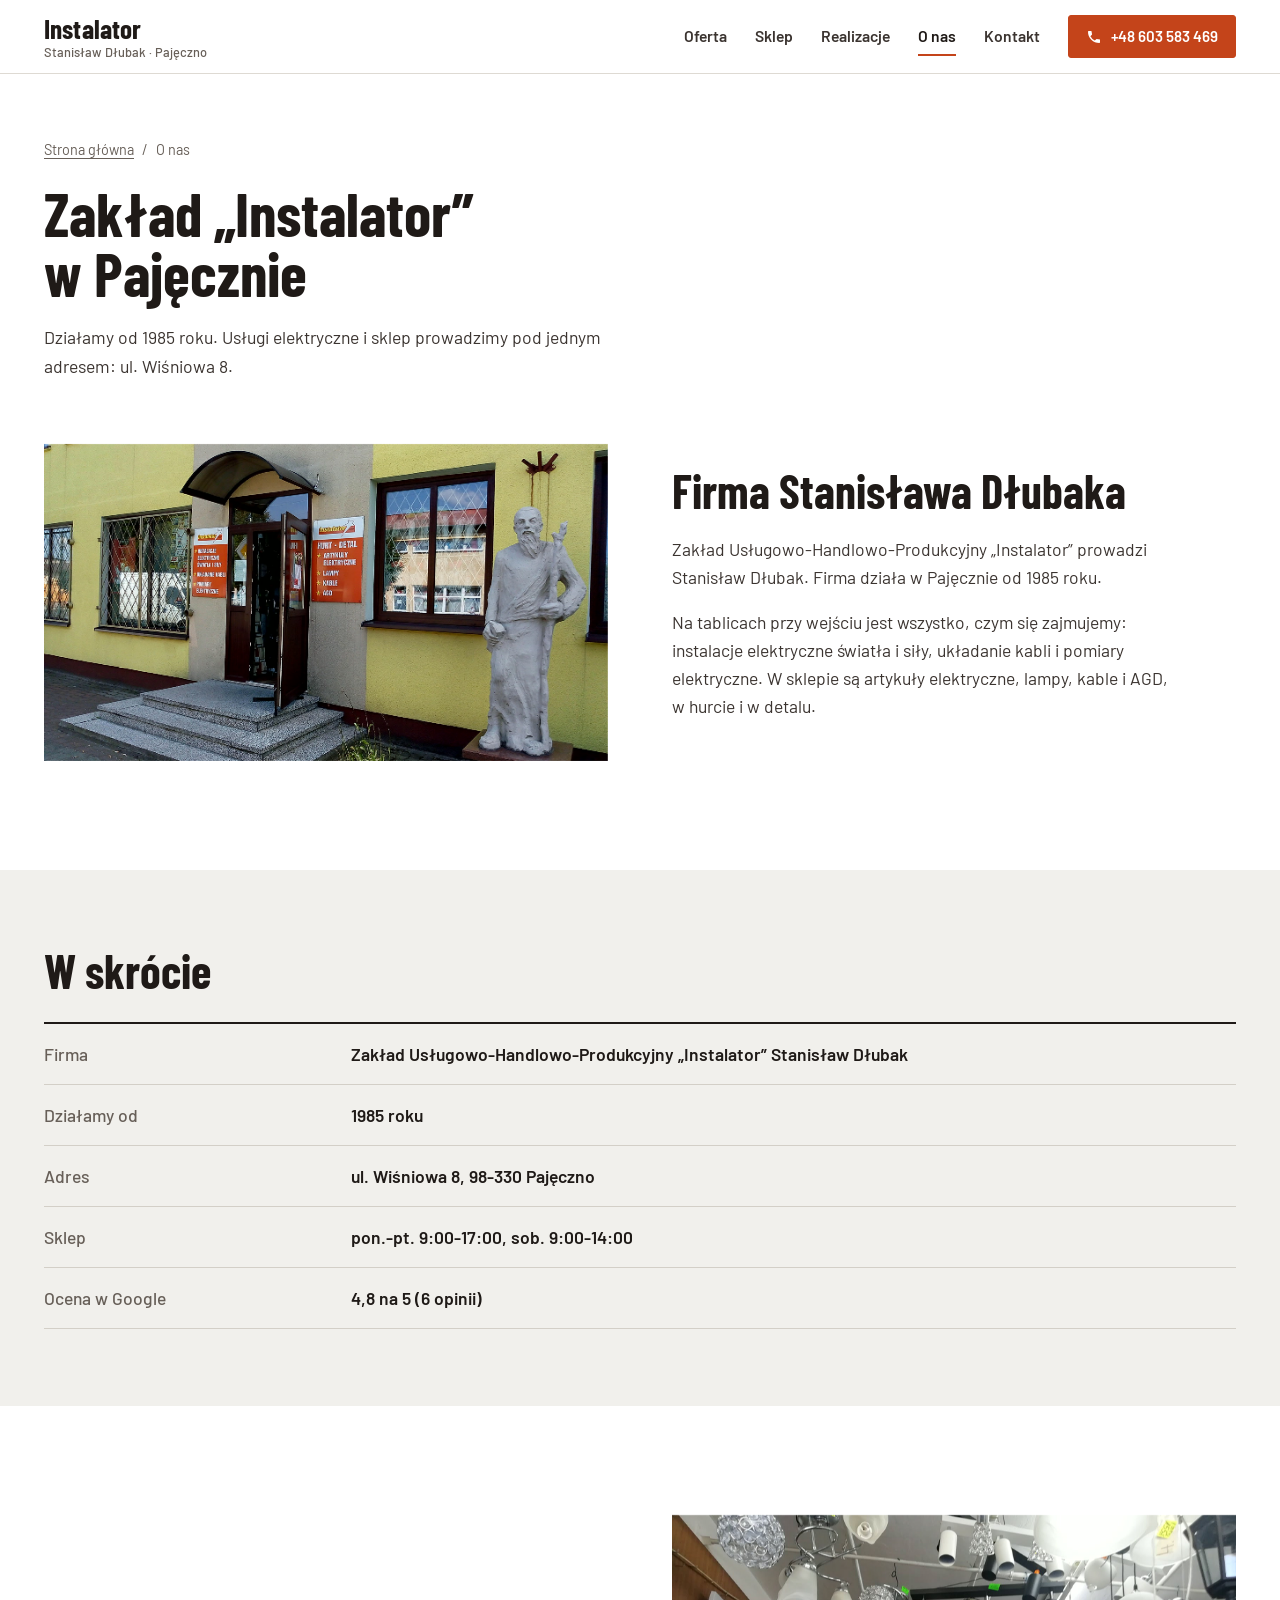
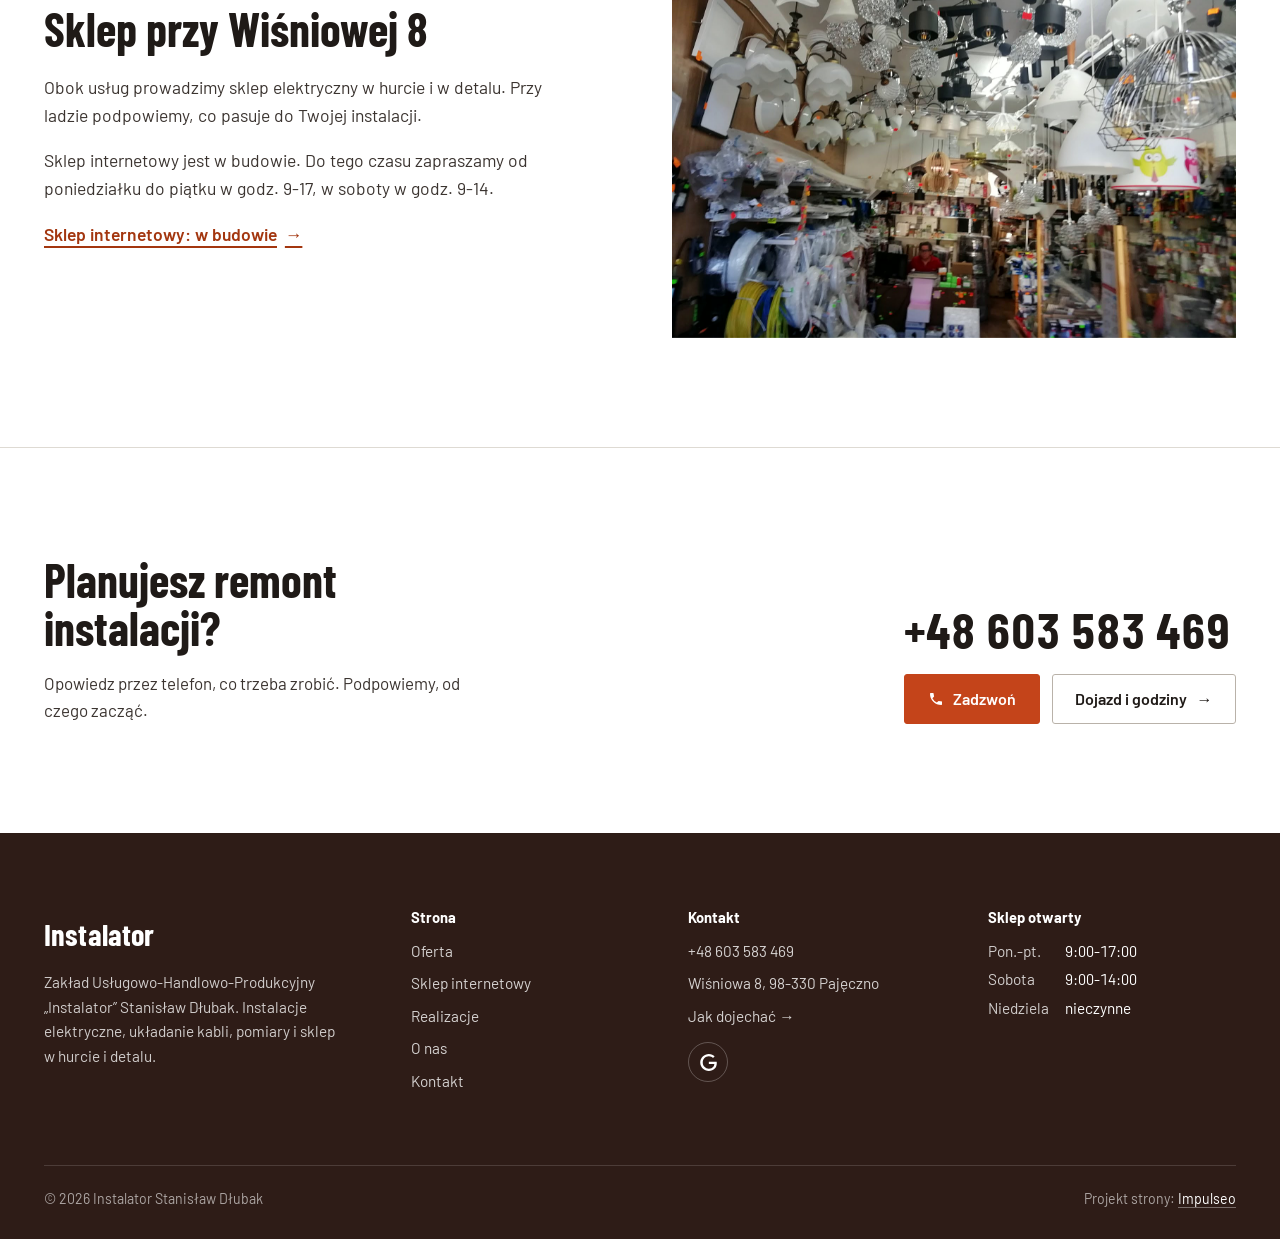
<file: o-nas.html>
<!DOCTYPE html>
<html lang="pl">
<head>
<meta charset="UTF-8">
<meta name="viewport" content="width=device-width, initial-scale=1.0">
<title>O nas - Instalator Stanisław Dłubak, od 1985 roku w Pajęcznie</title>
<meta name="description" content="Zakład Usługowo-Handlowo-Produkcyjny Instalator Stanisława Dłubaka w Pajęcznie od 1985 roku: instalacje elektryczne, kable, pomiary, sklep hurt i detal.">
<link rel="canonical" href="https://impulseo-pl.github.io/instalator-stanislaw-dlubak/o-nas.html">
<meta name="robots" content="noindex, nofollow">
<meta name="theme-color" content="#c4441a">
<meta property="og:type" content="website">
<meta property="og:locale" content="pl_PL">
<meta property="og:site_name" content="Instalator Stanisław Dłubak">
<meta property="og:title" content="O nas - Instalator Stanisław Dłubak, od 1985 roku w Pajęcznie">
<meta property="og:description" content="Zakład Usługowo-Handlowo-Produkcyjny Instalator Stanisława Dłubaka w Pajęcznie od 1985 roku: instalacje elektryczne, kable, pomiary, sklep hurt i detal.">
<meta property="og:url" content="https://impulseo-pl.github.io/instalator-stanislaw-dlubak/o-nas.html">
<meta property="og:image" content="https://impulseo-pl.github.io/instalator-stanislaw-dlubak/img/og.jpg">
<meta property="og:image:width" content="1200">
<meta property="og:image:height" content="630">
<meta name="twitter:card" content="summary_large_image">
<link rel="preconnect" href="https://fonts.googleapis.com">
<link rel="preconnect" href="https://fonts.gstatic.com" crossorigin>
<link href="https://fonts.googleapis.com/css2?family=Barlow+Condensed:wght@600;700&family=Barlow:ital,wght@0,400;0,500;0,600;0,700;1,400&display=swap" rel="stylesheet">
<link rel="stylesheet" href="assets/styles.css?v=20261001c">
<script>document.documentElement.classList.add('js');setTimeout(function(){if(!window.__nbOk)document.documentElement.classList.remove('js')},3500);</script>
</head>
<body>

<header class="nav">
  <div class="wrap nav-inner">
    <a class="brand" href="index.html" aria-label="Instalator Stanisław Dłubak - strona główna"><span class="brand-name">Instalator</span><span class="brand-sub">Stanisław Dłubak · Pajęczno</span></a>
    <nav class="nav-links" aria-label="Menu główne">
      <a href="oferta.html">Oferta</a>
      <a href="sklep.html">Sklep</a>
      <a href="realizacje.html">Realizacje</a>
      <a href="o-nas.html" aria-current="page">O&nbsp;nas</a>
      <a href="kontakt.html">Kontakt</a>
      <a href="tel:+48603583469" class="btn btn-accent"><svg width="16" height="16" viewBox="0 0 24 24" fill="none" aria-hidden="true"><path d="M6.6 10.8a15.5 15.5 0 0 0 6.6 6.6l2.2-2.2a1 1 0 0 1 1-.24 11.4 11.4 0 0 0 3.6.58 1 1 0 0 1 1 1V20a1 1 0 0 1-1 1A17 17 0 0 1 3 4a1 1 0 0 1 1-1h3.5a1 1 0 0 1 1 1c0 1.25.2 2.46.58 3.6a1 1 0 0 1-.25 1l-2.23 2.2Z" fill="currentColor"/></svg> +48&nbsp;603&nbsp;583&nbsp;469</a>
    </nav>
    <button class="nav-toggle" type="button" aria-label="Menu" aria-expanded="false"><span></span><span></span><span></span></button>
  </div>
</header>

<main>
<section class="pagehead">
  <div class="wrap">
    <nav class="okruszki" aria-label="Jesteś tutaj"><a href="index.html">Strona główna</a><span aria-hidden="true">/</span><span>O&nbsp;nas</span></nav>
    <h1>Zakład „Instalator” w&nbsp;Pajęcznie</h1>
    <p>Działamy od 1985 roku. Usługi elektryczne i&nbsp;sklep prowadzimy pod jednym adresem: ul. Wiśniowa&nbsp;8.</p>
  </div>
</section>
<section>
  <div class="wrap split">
    <figure class="split-art reveal"><img src="img/about.jpg" alt="Wejście do zakładu i sklepu Instalator przy ul. Wiśniowej 8" width="1280" height="720" fetchpriority="high" decoding="async"></figure>
    <div class="split-copy reveal">
      <h2>Firma Stanisława Dłubaka</h2>
      <p>Zakład Usługowo-Handlowo-Produkcyjny „Instalator” prowadzi Stanisław Dłubak. Firma działa w&nbsp;Pajęcznie od 1985 roku.</p>
      <p>Na tablicach przy wejściu jest wszystko, czym się zajmujemy: instalacje elektryczne światła i&nbsp;siły, układanie kabli i&nbsp;pomiary elektryczne. W&nbsp;sklepie są artykuły elektryczne, lampy, kable i&nbsp;AGD, w&nbsp;hurcie i&nbsp;w&nbsp;detalu.</p>
    </div>
  </div>
</section>
<section class="metryczka-sek">
  <div class="wrap">
    <h2 class="reveal">W&nbsp;skrócie</h2>
    <dl class="metryczka reveal">
      <div><dt>Firma</dt><dd>Zakład Usługowo-Handlowo-Produkcyjny „Instalator” Stanisław Dłubak</dd></div>
      <div><dt>Działamy od</dt><dd>1985 roku</dd></div>
      <div><dt>Adres</dt><dd>ul. Wiśniowa&nbsp;8, 98-330 Pajęczno</dd></div>
      <div><dt>Sklep</dt><dd>pon.-pt. 9:00-17:00, sob. 9:00-14:00</dd></div>
      <div><dt>Ocena w&nbsp;Google</dt><dd>4,8 na 5 (6 opinii)</dd></div>
    </dl>
  </div>
</section>
<section>
  <div class="wrap split rev">
    <figure class="split-art reveal"><img src="img/g2.jpg" alt="Wnętrze sklepu z lampami i osprzętem" width="1600" height="1200" decoding="async"></figure>
    <div class="split-copy reveal">
      <h2>Sklep przy Wiśniowej&nbsp;8</h2>
      <p>Obok usług prowadzimy sklep elektryczny w&nbsp;hurcie i&nbsp;w&nbsp;detalu. Przy ladzie podpowiemy, co pasuje do Twojej instalacji.</p>
      <p>Sklep internetowy jest w&nbsp;budowie. Do tego czasu zapraszamy od poniedziałku do piątku w&nbsp;godz. <span class="nw">9-17</span>, w&nbsp;soboty w&nbsp;godz. <span class="nw">9-14</span>.</p>
      <a class="hs-link" href="sklep.html">Sklep internetowy: w&nbsp;budowie <span class="arr">→</span></a>
    </div>
  </div>
</section>
<section class="cta">
  <div class="wrap cta-box">
    <div class="reveal">
      <h2>Planujesz remont instalacji?</h2>
      <p>Opowiedz przez telefon, co trzeba zrobić. Podpowiemy, od czego zacząć.</p>
    </div>
    <div class="cta-tel reveal">
      <a class="cta-phone" href="tel:+48603583469">+48&nbsp;603&nbsp;583&nbsp;469</a>
      <div class="cta-actions">
        <a href="tel:+48603583469" class="btn btn-accent"><svg width="16" height="16" viewBox="0 0 24 24" fill="none" aria-hidden="true"><path d="M6.6 10.8a15.5 15.5 0 0 0 6.6 6.6l2.2-2.2a1 1 0 0 1 1-.24 11.4 11.4 0 0 0 3.6.58 1 1 0 0 1 1 1V20a1 1 0 0 1-1 1A17 17 0 0 1 3 4a1 1 0 0 1 1-1h3.5a1 1 0 0 1 1 1c0 1.25.2 2.46.58 3.6a1 1 0 0 1-.25 1l-2.23 2.2Z" fill="currentColor"/></svg> Zadzwoń</a>
        <a href="kontakt.html" class="btn btn-ghost">Dojazd i&nbsp;godziny <span class="arr">→</span></a>
      </div>
    </div>
  </div>
</section>
</main>

<footer>
  <div class="wrap">
    <div class="foot-grid">
      <div class="foot-brand">
        <div class="brand-name">Instalator</div>
        <p>Zakład Usługowo-Handlowo-Produkcyjny „Instalator” Stanisław Dłubak. Instalacje elektryczne, układanie kabli, pomiary i&nbsp;sklep w&nbsp;hurcie i&nbsp;detalu.</p>
      </div>
      <div class="foot-col">
        <h4>Strona</h4>
        <a href="oferta.html">Oferta</a>
        <a href="sklep.html">Sklep internetowy</a>
        <a href="realizacje.html">Realizacje</a>
        <a href="o-nas.html">O&nbsp;nas</a>
        <a href="kontakt.html">Kontakt</a>
      </div>
      <div class="foot-col">
        <h4>Kontakt</h4>
        <a href="tel:+48603583469">+48&nbsp;603&nbsp;583&nbsp;469</a>
        <p>Wiśniowa&nbsp;8, 98-330 Pajęczno</p>
        <a href="https://maps.google.com/?cid=6243514993665924678" target="_blank" rel="noopener">Jak dojechać →</a>
        <div class="foot-soc">
          <a class="soc" href="https://maps.google.com/?cid=6243514993665924678" target="_blank" rel="noopener" aria-label="Google - Instalator Stanisław Dłubak"><svg viewBox="0 0 24 24" aria-hidden="true" focusable="false"><path d="M12.48 10.92v3.28h7.84c-.24 1.84-.853 3.187-1.787 4.133-1.147 1.147-2.933 2.4-6.053 2.4-4.827 0-8.6-3.893-8.6-8.72s3.773-8.72 8.6-8.72c2.6 0 4.507 1.027 5.907 2.347l2.307-2.307C18.747 1.44 16.133 0 12.48 0 5.867 0 .307 5.387.307 12s5.56 12 12.173 12c3.573 0 6.267-1.173 8.373-3.36 2.16-2.16 2.84-5.213 2.84-7.667 0-.76-.053-1.467-.173-2.053H12.48z" fill="currentColor"/></svg></a>
        </div>
      </div>
      <div class="foot-col">
        <h4>Sklep otwarty</h4>
        <dl><dt>Pon.-pt.</dt><dd>9:00-17:00</dd><dt>Sobota</dt><dd>9:00-14:00</dd><dt>Niedziela</dt><dd>nieczynne</dd></dl>
      </div>
    </div>
    <div class="foot-bot">
      <span>© 2026 Instalator Stanisław Dłubak</span>
      <span>Projekt strony: <a class="foot-credit" href="https://impulseo.pl" target="_blank" rel="noopener">Impulseo</a></span>
    </div>
  </div>
</footer>
<div class="sticky-call"><a class="sc-call" href="tel:+48603583469"><svg width="16" height="16" viewBox="0 0 24 24" fill="none" aria-hidden="true"><path d="M6.6 10.8a15.5 15.5 0 0 0 6.6 6.6l2.2-2.2a1 1 0 0 1 1-.24 11.4 11.4 0 0 0 3.6.58 1 1 0 0 1 1 1V20a1 1 0 0 1-1 1A17 17 0 0 1 3 4a1 1 0 0 1 1-1h3.5a1 1 0 0 1 1 1c0 1.25.2 2.46.58 3.6a1 1 0 0 1-.25 1l-2.23 2.2Z" fill="currentColor"/></svg> Zadzwoń</a><a class="sc-quote" href="kontakt.html">Dojazd</a></div>
<div class="demo-wazne" data-do="2026-10-07" data-cykl="3" hidden><svg class="dw-ico" width="13" height="13" viewBox="0 0 24 24" fill="none" aria-hidden="true"><circle cx="12" cy="12" r="8.6" stroke="currentColor" stroke-width="1.8"/><path d="M12 7.2V12l3.3 2" stroke="currentColor" stroke-width="1.8" stroke-linecap="round"/></svg><span class="dw-txt"></span></div>

<script src="assets/main.js?v=20261001c"></script>
</body>
</html>
</file>
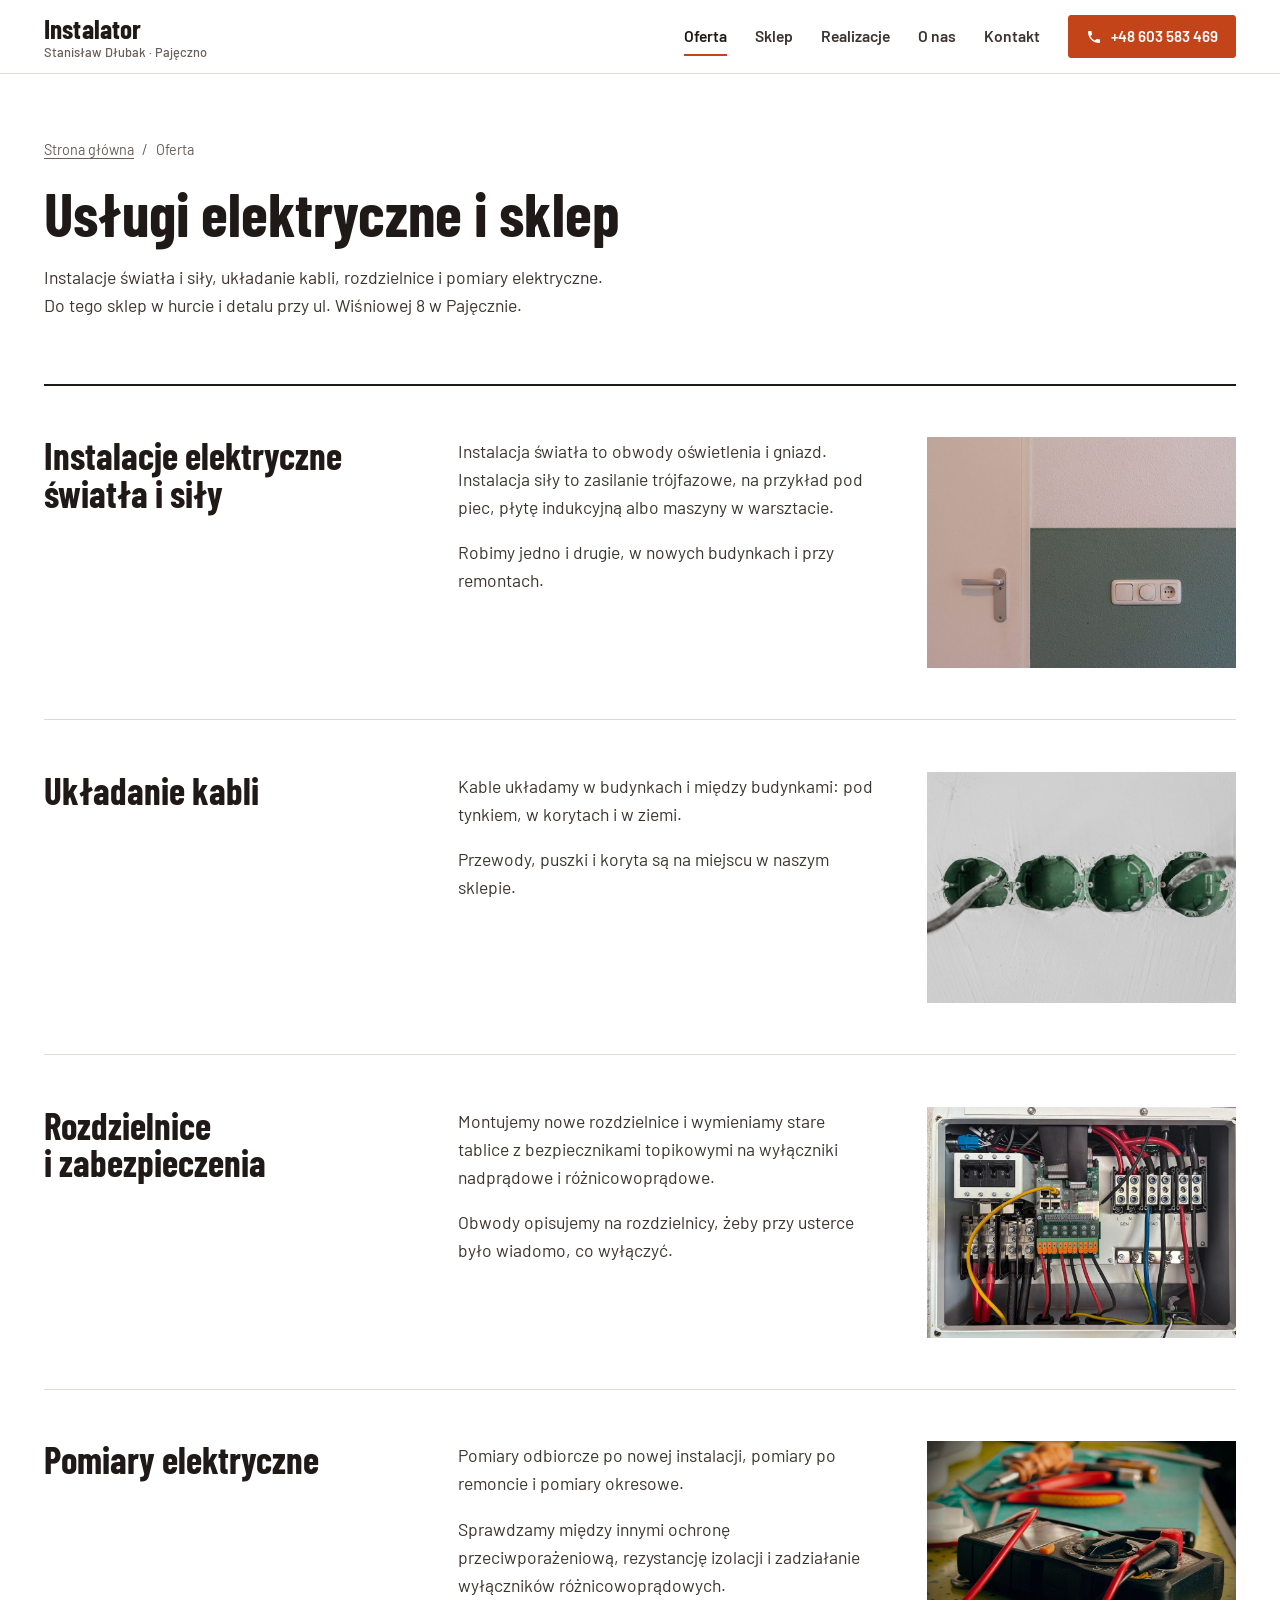
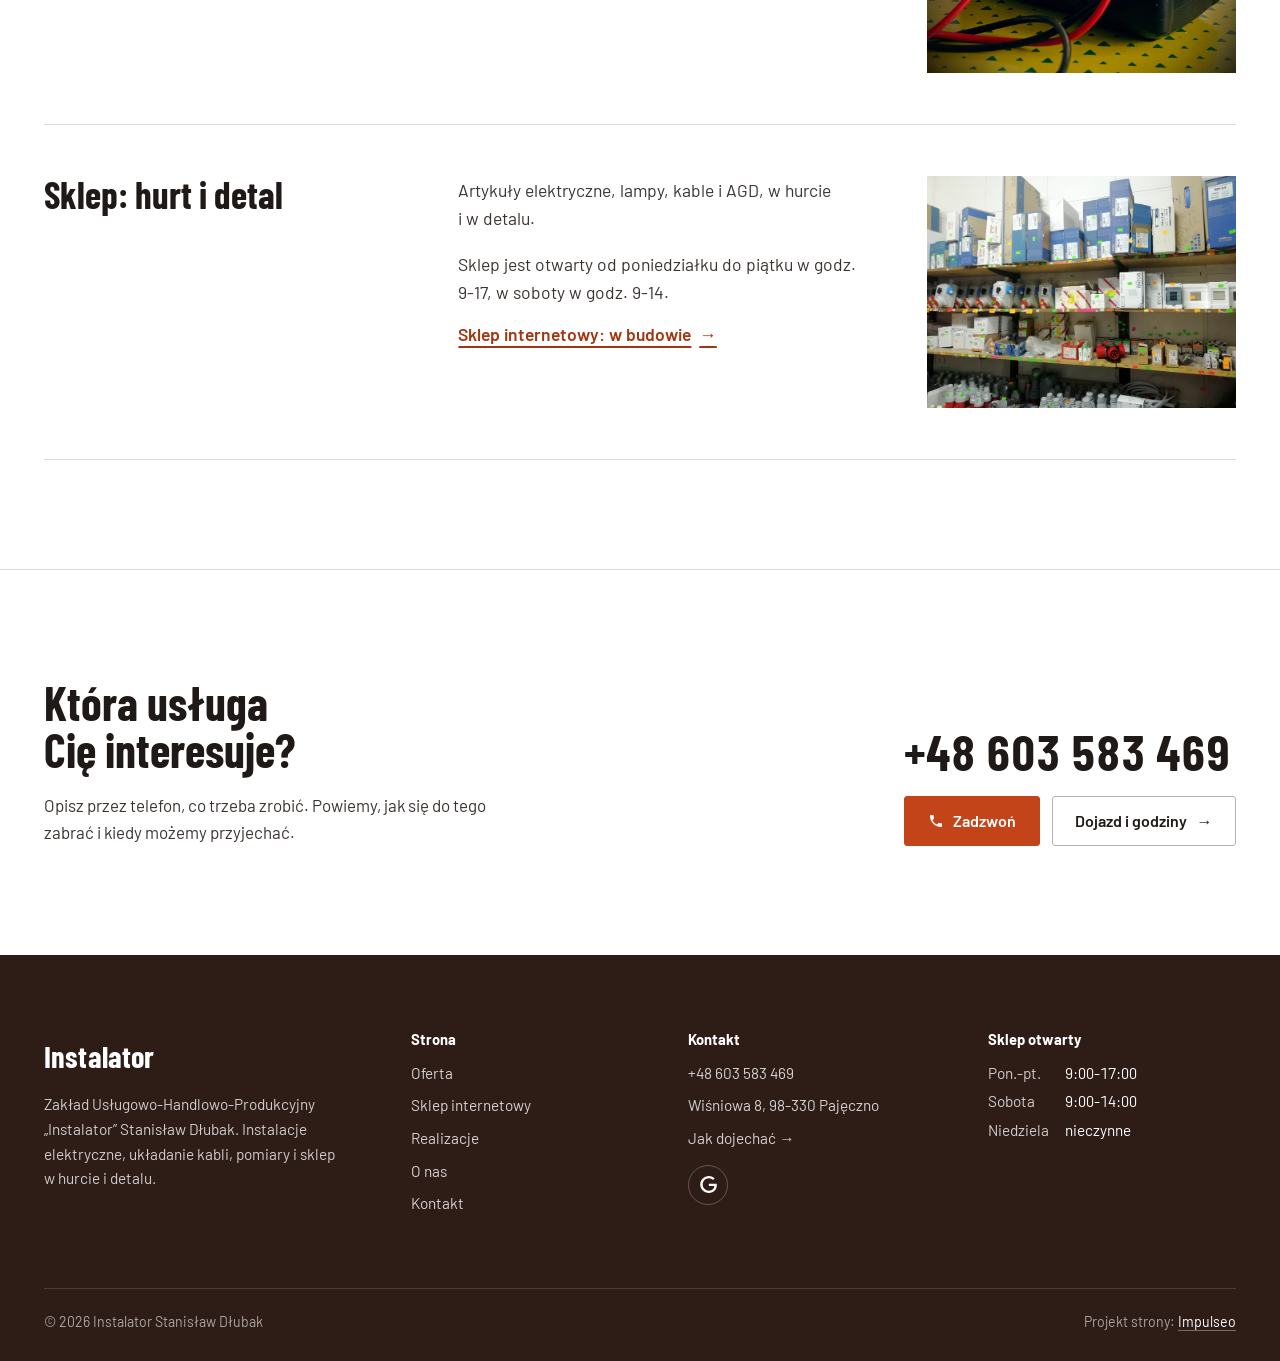
<file: oferta.html>
<!DOCTYPE html>
<html lang="pl">
<head>
<meta charset="UTF-8">
<meta name="viewport" content="width=device-width, initial-scale=1.0">
<title>Oferta - Instalator Stanisław Dłubak, Pajęczno</title>
<meta name="description" content="Instalacje elektryczne światła i siły, układanie kabli, rozdzielnice, pomiary elektryczne, oświetlenie LED. Sklep hurt i detal w Pajęcznie. Tel. +48 603 583 469.">
<link rel="canonical" href="https://impulseo-pl.github.io/instalator-stanislaw-dlubak/oferta.html">
<meta name="robots" content="noindex, nofollow">
<meta name="theme-color" content="#c4441a">
<meta property="og:type" content="website">
<meta property="og:locale" content="pl_PL">
<meta property="og:site_name" content="Instalator Stanisław Dłubak">
<meta property="og:title" content="Oferta - Instalator Stanisław Dłubak, Pajęczno">
<meta property="og:description" content="Instalacje elektryczne światła i siły, układanie kabli, rozdzielnice, pomiary elektryczne, oświetlenie LED. Sklep hurt i detal w Pajęcznie. Tel. +48 603 583 469.">
<meta property="og:url" content="https://impulseo-pl.github.io/instalator-stanislaw-dlubak/oferta.html">
<meta property="og:image" content="https://impulseo-pl.github.io/instalator-stanislaw-dlubak/img/og.jpg">
<meta property="og:image:width" content="1200">
<meta property="og:image:height" content="630">
<meta name="twitter:card" content="summary_large_image">
<link rel="preconnect" href="https://fonts.googleapis.com">
<link rel="preconnect" href="https://fonts.gstatic.com" crossorigin>
<link href="https://fonts.googleapis.com/css2?family=Barlow+Condensed:wght@600;700&family=Barlow:ital,wght@0,400;0,500;0,600;0,700;1,400&display=swap" rel="stylesheet">
<link rel="stylesheet" href="assets/styles.css?v=20261001c">
<script>document.documentElement.classList.add('js');setTimeout(function(){if(!window.__nbOk)document.documentElement.classList.remove('js')},3500);</script>
</head>
<body>

<header class="nav">
  <div class="wrap nav-inner">
    <a class="brand" href="index.html" aria-label="Instalator Stanisław Dłubak - strona główna"><span class="brand-name">Instalator</span><span class="brand-sub">Stanisław Dłubak · Pajęczno</span></a>
    <nav class="nav-links" aria-label="Menu główne">
      <a href="oferta.html" aria-current="page">Oferta</a>
      <a href="sklep.html">Sklep</a>
      <a href="realizacje.html">Realizacje</a>
      <a href="o-nas.html">O&nbsp;nas</a>
      <a href="kontakt.html">Kontakt</a>
      <a href="tel:+48603583469" class="btn btn-accent"><svg width="16" height="16" viewBox="0 0 24 24" fill="none" aria-hidden="true"><path d="M6.6 10.8a15.5 15.5 0 0 0 6.6 6.6l2.2-2.2a1 1 0 0 1 1-.24 11.4 11.4 0 0 0 3.6.58 1 1 0 0 1 1 1V20a1 1 0 0 1-1 1A17 17 0 0 1 3 4a1 1 0 0 1 1-1h3.5a1 1 0 0 1 1 1c0 1.25.2 2.46.58 3.6a1 1 0 0 1-.25 1l-2.23 2.2Z" fill="currentColor"/></svg> +48&nbsp;603&nbsp;583&nbsp;469</a>
    </nav>
    <button class="nav-toggle" type="button" aria-label="Menu" aria-expanded="false"><span></span><span></span><span></span></button>
  </div>
</header>

<main>
<section class="pagehead">
  <div class="wrap">
    <nav class="okruszki" aria-label="Jesteś tutaj"><a href="index.html">Strona główna</a><span aria-hidden="true">/</span><span>Oferta</span></nav>
    <h1>Usługi elektryczne i&nbsp;sklep</h1>
    <p>Instalacje światła i&nbsp;siły, układanie kabli, rozdzielnice i&nbsp;pomiary elektryczne. Do tego sklep w&nbsp;hurcie i&nbsp;detalu przy ul. Wiśniowej&nbsp;8 w&nbsp;Pajęcznie.</p>
  </div>
</section>
<section class="oferta-lista">
  <div class="wrap">
    <div class="of-row reveal" id="instalacje">
      <h2>Instalacje elektryczne światła i&nbsp;siły</h2>
      <div class="of-txt"><p>Instalacja światła to obwody oświetlenia i&nbsp;gniazd. Instalacja siły to zasilanie trójfazowe, na przykład pod piec, płytę indukcyjną albo maszyny w&nbsp;warsztacie.</p><p>Robimy jedno i&nbsp;drugie, w&nbsp;nowych budynkach i&nbsp;przy remontach.</p></div>
      <figure class="of-foto"><img src="img/s5.jpg" alt="Podwójne gniazdko na ścianie po montażu" width="1000" height="668" fetchpriority="high" decoding="async"></figure>
    </div>
    <div class="of-row reveal" id="kable">
      <h2>Układanie kabli</h2>
      <div class="of-txt"><p>Kable układamy w&nbsp;budynkach i&nbsp;między budynkami: pod tynkiem, w&nbsp;korytach i&nbsp;w&nbsp;ziemi.</p><p>Przewody, puszki i&nbsp;koryta są na miejscu w&nbsp;naszym sklepie.</p></div>
      <figure class="of-foto"><img src="img/s1.jpg" alt="Puszki i przewody w ścianie przed montażem osprzętu" width="1000" height="668" fetchpriority="high" decoding="async"></figure>
    </div>
    <div class="of-row reveal" id="rozdzielnice">
      <h2>Rozdzielnice i&nbsp;zabezpieczenia</h2>
      <div class="of-txt"><p>Montujemy nowe rozdzielnice i&nbsp;wymieniamy stare tablice z&nbsp;bezpiecznikami topikowymi na wyłączniki nadprądowe i&nbsp;różnicowoprądowe.</p><p>Obwody opisujemy na rozdzielnicy, żeby przy usterce było wiadomo, co wyłączyć.</p></div>
      <figure class="of-foto"><img src="img/s6.jpg" alt="Otwarta skrzynka z zabezpieczeniami i przewodami" width="1000" height="768" loading="lazy" decoding="async"></figure>
    </div>
    <div class="of-row reveal" id="pomiary">
      <h2>Pomiary elektryczne</h2>
      <div class="of-txt"><p>Pomiary odbiorcze po nowej instalacji, pomiary po remoncie i&nbsp;pomiary okresowe.</p><p>Sprawdzamy między innymi ochronę przeciwporażeniową, rezystancję izolacji i&nbsp;zadziałanie wyłączników różnicowoprądowych.</p></div>
      <figure class="of-foto"><img src="img/s2.jpg" alt="Miernik elektryczny na stole warsztatowym" width="1000" height="751" loading="lazy" decoding="async"></figure>
    </div>
    <div class="of-row reveal" id="sklep">
      <h2>Sklep: hurt i&nbsp;detal</h2>
      <div class="of-txt"><p>Artykuły elektryczne, lampy, kable i&nbsp;AGD, w&nbsp;hurcie i&nbsp;w&nbsp;detalu.</p><p>Sklep jest otwarty od poniedziałku do piątku w&nbsp;godz. <span class="nw">9-17</span>, w&nbsp;soboty w&nbsp;godz. <span class="nw">9-14</span>.</p><a class="hs-link" href="sklep.html">Sklep internetowy: w&nbsp;budowie <span class="arr">→</span></a></div>
      <figure class="of-foto"><img src="img/g8.jpg" alt="Półki z osprzętem elektrycznym w sklepie" width="1554" height="1154" loading="lazy" decoding="async"></figure>
    </div>
  </div>
</section>
<section class="cta">
  <div class="wrap cta-box">
    <div class="reveal">
      <h2>Która usługa Cię interesuje?</h2>
      <p>Opisz przez telefon, co trzeba zrobić. Powiemy, jak się do tego zabrać i&nbsp;kiedy możemy przyjechać.</p>
    </div>
    <div class="cta-tel reveal">
      <a class="cta-phone" href="tel:+48603583469">+48&nbsp;603&nbsp;583&nbsp;469</a>
      <div class="cta-actions">
        <a href="tel:+48603583469" class="btn btn-accent"><svg width="16" height="16" viewBox="0 0 24 24" fill="none" aria-hidden="true"><path d="M6.6 10.8a15.5 15.5 0 0 0 6.6 6.6l2.2-2.2a1 1 0 0 1 1-.24 11.4 11.4 0 0 0 3.6.58 1 1 0 0 1 1 1V20a1 1 0 0 1-1 1A17 17 0 0 1 3 4a1 1 0 0 1 1-1h3.5a1 1 0 0 1 1 1c0 1.25.2 2.46.58 3.6a1 1 0 0 1-.25 1l-2.23 2.2Z" fill="currentColor"/></svg> Zadzwoń</a>
        <a href="kontakt.html" class="btn btn-ghost">Dojazd i&nbsp;godziny <span class="arr">→</span></a>
      </div>
    </div>
  </div>
</section>
</main>

<footer>
  <div class="wrap">
    <div class="foot-grid">
      <div class="foot-brand">
        <div class="brand-name">Instalator</div>
        <p>Zakład Usługowo-Handlowo-Produkcyjny „Instalator” Stanisław Dłubak. Instalacje elektryczne, układanie kabli, pomiary i&nbsp;sklep w&nbsp;hurcie i&nbsp;detalu.</p>
      </div>
      <div class="foot-col">
        <h4>Strona</h4>
        <a href="oferta.html">Oferta</a>
        <a href="sklep.html">Sklep internetowy</a>
        <a href="realizacje.html">Realizacje</a>
        <a href="o-nas.html">O&nbsp;nas</a>
        <a href="kontakt.html">Kontakt</a>
      </div>
      <div class="foot-col">
        <h4>Kontakt</h4>
        <a href="tel:+48603583469">+48&nbsp;603&nbsp;583&nbsp;469</a>
        <p>Wiśniowa&nbsp;8, 98-330 Pajęczno</p>
        <a href="https://maps.google.com/?cid=6243514993665924678" target="_blank" rel="noopener">Jak dojechać →</a>
        <div class="foot-soc">
          <a class="soc" href="https://maps.google.com/?cid=6243514993665924678" target="_blank" rel="noopener" aria-label="Google - Instalator Stanisław Dłubak"><svg viewBox="0 0 24 24" aria-hidden="true" focusable="false"><path d="M12.48 10.92v3.28h7.84c-.24 1.84-.853 3.187-1.787 4.133-1.147 1.147-2.933 2.4-6.053 2.4-4.827 0-8.6-3.893-8.6-8.72s3.773-8.72 8.6-8.72c2.6 0 4.507 1.027 5.907 2.347l2.307-2.307C18.747 1.44 16.133 0 12.48 0 5.867 0 .307 5.387.307 12s5.56 12 12.173 12c3.573 0 6.267-1.173 8.373-3.36 2.16-2.16 2.84-5.213 2.84-7.667 0-.76-.053-1.467-.173-2.053H12.48z" fill="currentColor"/></svg></a>
        </div>
      </div>
      <div class="foot-col">
        <h4>Sklep otwarty</h4>
        <dl><dt>Pon.-pt.</dt><dd>9:00-17:00</dd><dt>Sobota</dt><dd>9:00-14:00</dd><dt>Niedziela</dt><dd>nieczynne</dd></dl>
      </div>
    </div>
    <div class="foot-bot">
      <span>© 2026 Instalator Stanisław Dłubak</span>
      <span>Projekt strony: <a class="foot-credit" href="https://impulseo.pl" target="_blank" rel="noopener">Impulseo</a></span>
    </div>
  </div>
</footer>
<div class="sticky-call"><a class="sc-call" href="tel:+48603583469"><svg width="16" height="16" viewBox="0 0 24 24" fill="none" aria-hidden="true"><path d="M6.6 10.8a15.5 15.5 0 0 0 6.6 6.6l2.2-2.2a1 1 0 0 1 1-.24 11.4 11.4 0 0 0 3.6.58 1 1 0 0 1 1 1V20a1 1 0 0 1-1 1A17 17 0 0 1 3 4a1 1 0 0 1 1-1h3.5a1 1 0 0 1 1 1c0 1.25.2 2.46.58 3.6a1 1 0 0 1-.25 1l-2.23 2.2Z" fill="currentColor"/></svg> Zadzwoń</a><a class="sc-quote" href="kontakt.html">Dojazd</a></div>
<div class="demo-wazne" data-do="2026-10-07" data-cykl="3" hidden><svg class="dw-ico" width="13" height="13" viewBox="0 0 24 24" fill="none" aria-hidden="true"><circle cx="12" cy="12" r="8.6" stroke="currentColor" stroke-width="1.8"/><path d="M12 7.2V12l3.3 2" stroke="currentColor" stroke-width="1.8" stroke-linecap="round"/></svg><span class="dw-txt"></span></div>

<script src="assets/main.js?v=20261001c"></script>
</body>
</html>
</file>
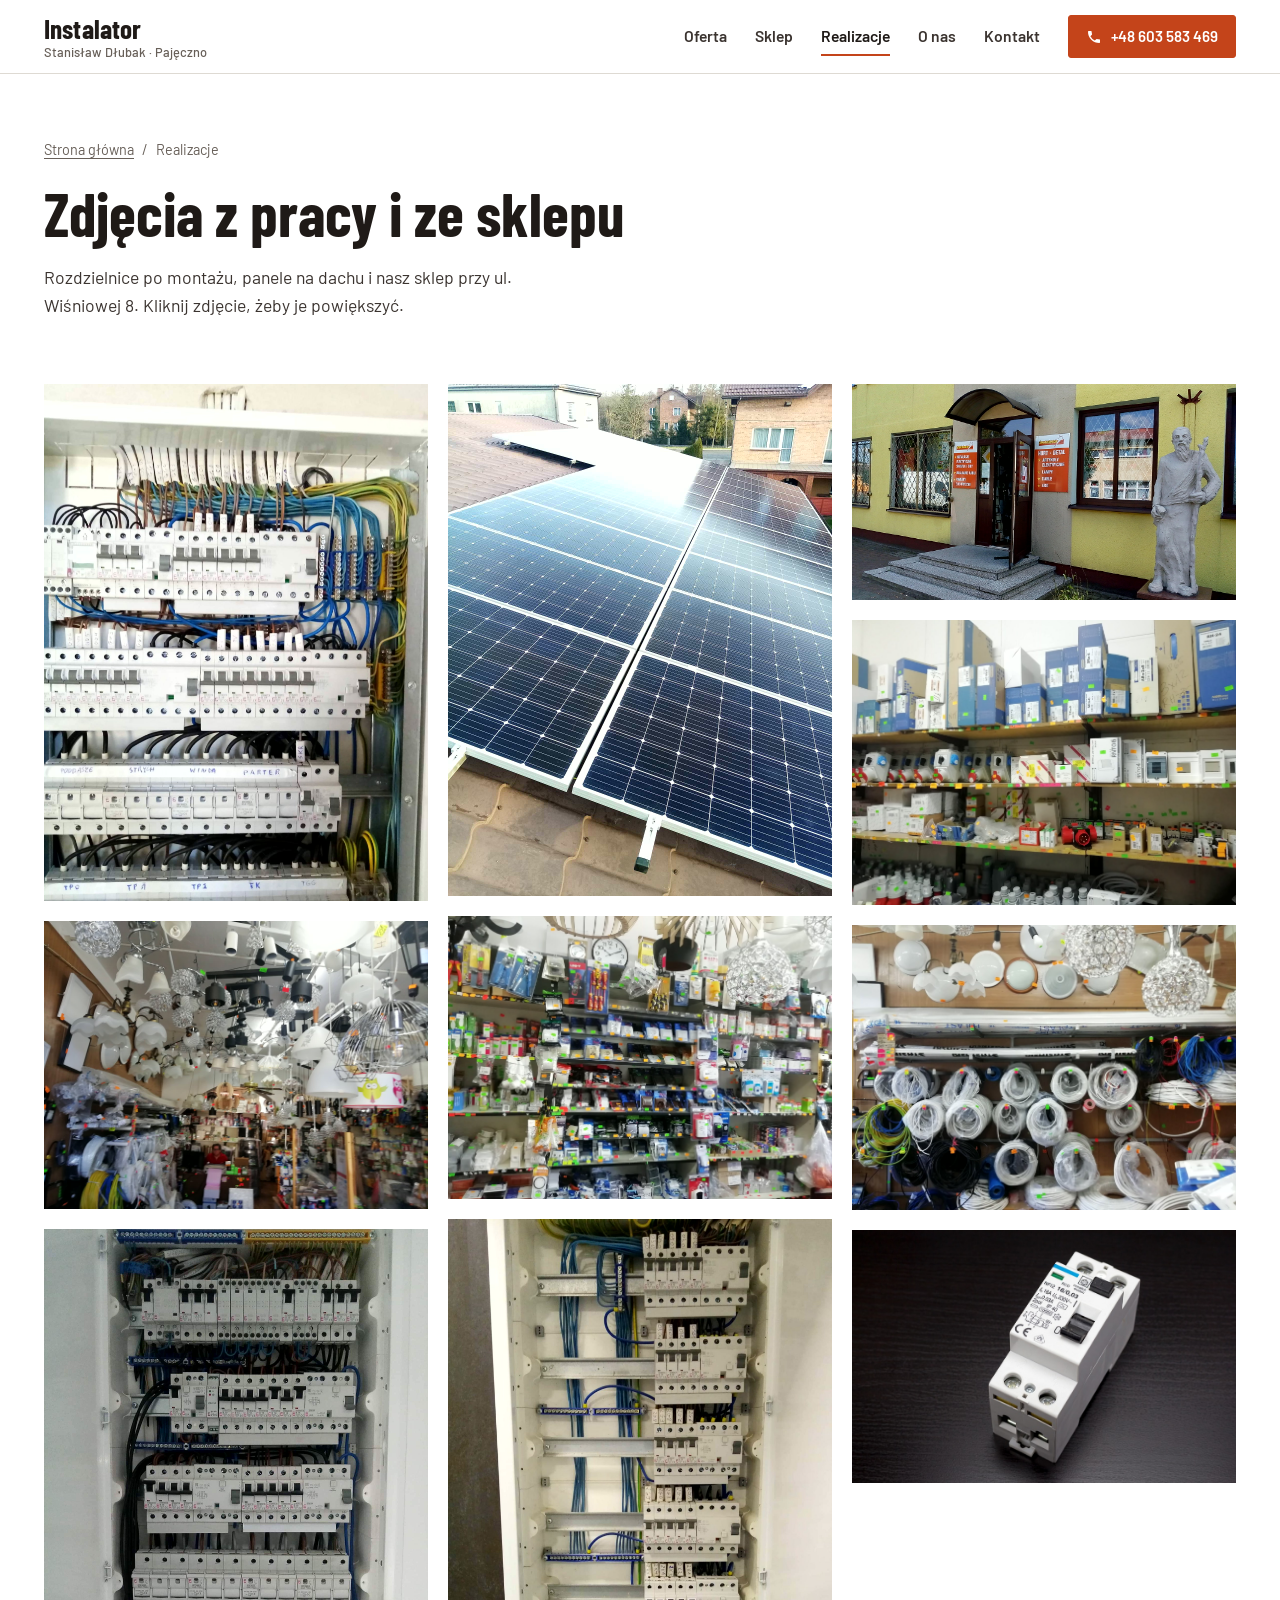
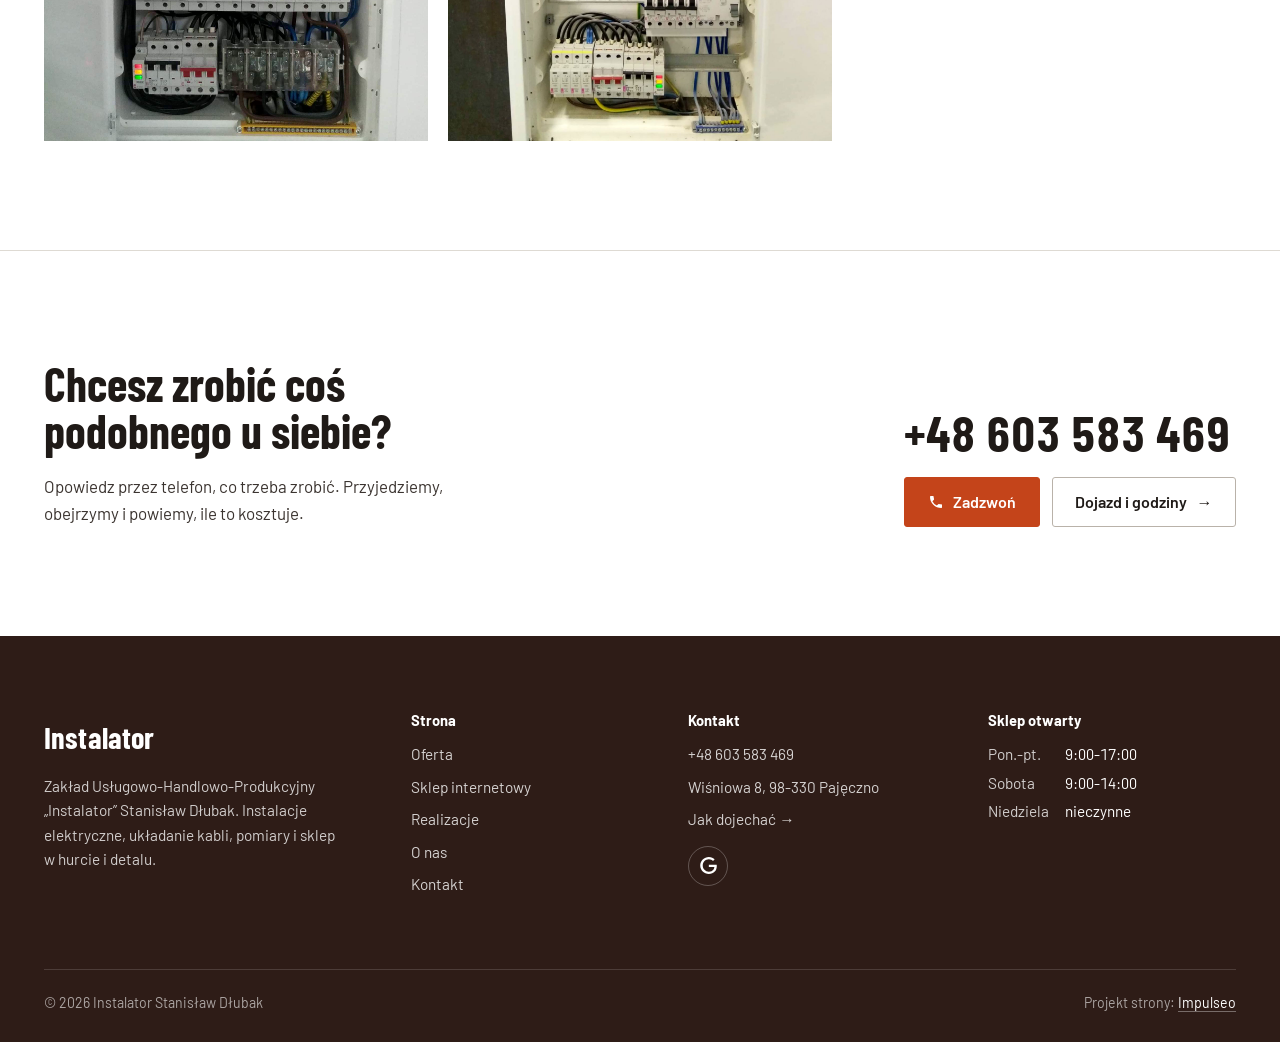
<file: realizacje.html>
<!DOCTYPE html>
<html lang="pl">
<head>
<meta charset="UTF-8">
<meta name="viewport" content="width=device-width, initial-scale=1.0">
<title>Realizacje - Instalator Stanisław Dłubak, Pajęczno</title>
<meta name="description" content="Zdjęcia rozdzielnic po montażu, paneli na dachu i sklepu elektrycznego przy Wiśniowej 8 w Pajęcznie.">
<link rel="canonical" href="https://impulseo-pl.github.io/instalator-stanislaw-dlubak/realizacje.html">
<meta name="robots" content="noindex, nofollow">
<meta name="theme-color" content="#c4441a">
<meta property="og:type" content="website">
<meta property="og:locale" content="pl_PL">
<meta property="og:site_name" content="Instalator Stanisław Dłubak">
<meta property="og:title" content="Realizacje - Instalator Stanisław Dłubak, Pajęczno">
<meta property="og:description" content="Zdjęcia rozdzielnic po montażu, paneli na dachu i sklepu elektrycznego przy Wiśniowej 8 w Pajęcznie.">
<meta property="og:url" content="https://impulseo-pl.github.io/instalator-stanislaw-dlubak/realizacje.html">
<meta property="og:image" content="https://impulseo-pl.github.io/instalator-stanislaw-dlubak/img/og.jpg">
<meta property="og:image:width" content="1200">
<meta property="og:image:height" content="630">
<meta name="twitter:card" content="summary_large_image">
<link rel="preconnect" href="https://fonts.googleapis.com">
<link rel="preconnect" href="https://fonts.gstatic.com" crossorigin>
<link href="https://fonts.googleapis.com/css2?family=Barlow+Condensed:wght@600;700&family=Barlow:ital,wght@0,400;0,500;0,600;0,700;1,400&display=swap" rel="stylesheet">
<link rel="stylesheet" href="assets/styles.css?v=20261001c">
<script>document.documentElement.classList.add('js');setTimeout(function(){if(!window.__nbOk)document.documentElement.classList.remove('js')},3500);</script>
</head>
<body>

<header class="nav">
  <div class="wrap nav-inner">
    <a class="brand" href="index.html" aria-label="Instalator Stanisław Dłubak - strona główna"><span class="brand-name">Instalator</span><span class="brand-sub">Stanisław Dłubak · Pajęczno</span></a>
    <nav class="nav-links" aria-label="Menu główne">
      <a href="oferta.html">Oferta</a>
      <a href="sklep.html">Sklep</a>
      <a href="realizacje.html" aria-current="page">Realizacje</a>
      <a href="o-nas.html">O&nbsp;nas</a>
      <a href="kontakt.html">Kontakt</a>
      <a href="tel:+48603583469" class="btn btn-accent"><svg width="16" height="16" viewBox="0 0 24 24" fill="none" aria-hidden="true"><path d="M6.6 10.8a15.5 15.5 0 0 0 6.6 6.6l2.2-2.2a1 1 0 0 1 1-.24 11.4 11.4 0 0 0 3.6.58 1 1 0 0 1 1 1V20a1 1 0 0 1-1 1A17 17 0 0 1 3 4a1 1 0 0 1 1-1h3.5a1 1 0 0 1 1 1c0 1.25.2 2.46.58 3.6a1 1 0 0 1-.25 1l-2.23 2.2Z" fill="currentColor"/></svg> +48&nbsp;603&nbsp;583&nbsp;469</a>
    </nav>
    <button class="nav-toggle" type="button" aria-label="Menu" aria-expanded="false"><span></span><span></span><span></span></button>
  </div>
</header>

<main>
<section class="pagehead">
  <div class="wrap">
    <nav class="okruszki" aria-label="Jesteś tutaj"><a href="index.html">Strona główna</a><span aria-hidden="true">/</span><span>Realizacje</span></nav>
    <h1>Zdjęcia z&nbsp;pracy i&nbsp;ze sklepu</h1>
    <p>Rozdzielnice po montażu, panele na dachu i&nbsp;nasz sklep przy ul. Wiśniowej&nbsp;8. Kliknij zdjęcie, żeby je powiększyć.</p>
  </div>
</section>
<section class="galeria">
  <div class="wrap">
    <div class="masonry">
      <button type="button" class="m-tile reveal" aria-label="Powiększ: Rozdzielnica elektryczna po montażu"><img src="img/g1.jpg" alt="Rozdzielnica elektryczna po montażu" width="1476" height="1990" decoding="async"></button>
      <button type="button" class="m-tile reveal" aria-label="Powiększ: Dział lamp w sklepie przy Wiśniowej 8"><img src="img/g2.jpg" alt="Dział lamp w sklepie przy Wiśniowej 8" width="1600" height="1200" decoding="async"></button>
      <button type="button" class="m-tile reveal" aria-label="Powiększ: Rozdzielnica z zabezpieczeniami"><img src="img/g3.jpg" alt="Rozdzielnica z zabezpieczeniami" width="1536" height="2048" decoding="async"></button>
      <button type="button" class="m-tile reveal" aria-label="Powiększ: Panele fotowoltaiczne na dachu domu"><img src="img/g5.jpg" alt="Panele fotowoltaiczne na dachu domu" width="1536" height="2048" decoding="async"></button>
      <button type="button" class="m-tile reveal" aria-label="Powiększ: Osprzęt i narzędzia na półkach sklepu"><img src="img/g6.jpg" alt="Osprzęt i narzędzia na półkach sklepu" width="1550" height="1146" decoding="async"></button>
      <button type="button" class="m-tile reveal" aria-label="Powiększ: Rozdzielnica z opisanymi obwodami"><img src="img/g7.jpg" alt="Rozdzielnica z opisanymi obwodami" width="1450" height="1970" decoding="async"></button>
      <button type="button" class="m-tile reveal" aria-label="Powiększ: Wejście do sklepu Instalator przy Wiśniowej 8"><img src="img/about.jpg" alt="Wejście do sklepu Instalator przy Wiśniowej 8" width="1280" height="720" decoding="async"></button>
      <button type="button" class="m-tile reveal" aria-label="Powiększ: Osprzęt elektryczny na półkach sklepu"><img src="img/g8.jpg" alt="Osprzęt elektryczny na półkach sklepu" width="1554" height="1154" decoding="async"></button>
      <button type="button" class="m-tile reveal" aria-label="Powiększ: Kable i przewody na szpulach w sklepie"><img src="img/g4.jpg" alt="Kable i przewody na szpulach w sklepie" width="1560" height="1160" decoding="async"></button>
      <button type="button" class="m-tile reveal" aria-label="Powiększ: Wyłącznik różnicowoprądowy"><img src="img/g9.jpg" alt="Wyłącznik różnicowoprądowy" width="903" height="594" decoding="async"></button>
    </div>
  </div>
</section>
<section class="cta">
  <div class="wrap cta-box">
    <div class="reveal">
      <h2>Chcesz zrobić coś podobnego u&nbsp;siebie?</h2>
      <p>Opowiedz przez telefon, co trzeba zrobić. Przyjedziemy, obejrzymy i&nbsp;powiemy, ile to kosztuje.</p>
    </div>
    <div class="cta-tel reveal">
      <a class="cta-phone" href="tel:+48603583469">+48&nbsp;603&nbsp;583&nbsp;469</a>
      <div class="cta-actions">
        <a href="tel:+48603583469" class="btn btn-accent"><svg width="16" height="16" viewBox="0 0 24 24" fill="none" aria-hidden="true"><path d="M6.6 10.8a15.5 15.5 0 0 0 6.6 6.6l2.2-2.2a1 1 0 0 1 1-.24 11.4 11.4 0 0 0 3.6.58 1 1 0 0 1 1 1V20a1 1 0 0 1-1 1A17 17 0 0 1 3 4a1 1 0 0 1 1-1h3.5a1 1 0 0 1 1 1c0 1.25.2 2.46.58 3.6a1 1 0 0 1-.25 1l-2.23 2.2Z" fill="currentColor"/></svg> Zadzwoń</a>
        <a href="kontakt.html" class="btn btn-ghost">Dojazd i&nbsp;godziny <span class="arr">→</span></a>
      </div>
    </div>
  </div>
</section>
</main>

<footer>
  <div class="wrap">
    <div class="foot-grid">
      <div class="foot-brand">
        <div class="brand-name">Instalator</div>
        <p>Zakład Usługowo-Handlowo-Produkcyjny „Instalator” Stanisław Dłubak. Instalacje elektryczne, układanie kabli, pomiary i&nbsp;sklep w&nbsp;hurcie i&nbsp;detalu.</p>
      </div>
      <div class="foot-col">
        <h4>Strona</h4>
        <a href="oferta.html">Oferta</a>
        <a href="sklep.html">Sklep internetowy</a>
        <a href="realizacje.html">Realizacje</a>
        <a href="o-nas.html">O&nbsp;nas</a>
        <a href="kontakt.html">Kontakt</a>
      </div>
      <div class="foot-col">
        <h4>Kontakt</h4>
        <a href="tel:+48603583469">+48&nbsp;603&nbsp;583&nbsp;469</a>
        <p>Wiśniowa&nbsp;8, 98-330 Pajęczno</p>
        <a href="https://maps.google.com/?cid=6243514993665924678" target="_blank" rel="noopener">Jak dojechać →</a>
        <div class="foot-soc">
          <a class="soc" href="https://maps.google.com/?cid=6243514993665924678" target="_blank" rel="noopener" aria-label="Google - Instalator Stanisław Dłubak"><svg viewBox="0 0 24 24" aria-hidden="true" focusable="false"><path d="M12.48 10.92v3.28h7.84c-.24 1.84-.853 3.187-1.787 4.133-1.147 1.147-2.933 2.4-6.053 2.4-4.827 0-8.6-3.893-8.6-8.72s3.773-8.72 8.6-8.72c2.6 0 4.507 1.027 5.907 2.347l2.307-2.307C18.747 1.44 16.133 0 12.48 0 5.867 0 .307 5.387.307 12s5.56 12 12.173 12c3.573 0 6.267-1.173 8.373-3.36 2.16-2.16 2.84-5.213 2.84-7.667 0-.76-.053-1.467-.173-2.053H12.48z" fill="currentColor"/></svg></a>
        </div>
      </div>
      <div class="foot-col">
        <h4>Sklep otwarty</h4>
        <dl><dt>Pon.-pt.</dt><dd>9:00-17:00</dd><dt>Sobota</dt><dd>9:00-14:00</dd><dt>Niedziela</dt><dd>nieczynne</dd></dl>
      </div>
    </div>
    <div class="foot-bot">
      <span>© 2026 Instalator Stanisław Dłubak</span>
      <span>Projekt strony: <a class="foot-credit" href="https://impulseo.pl" target="_blank" rel="noopener">Impulseo</a></span>
    </div>
  </div>
</footer>
<div class="sticky-call"><a class="sc-call" href="tel:+48603583469"><svg width="16" height="16" viewBox="0 0 24 24" fill="none" aria-hidden="true"><path d="M6.6 10.8a15.5 15.5 0 0 0 6.6 6.6l2.2-2.2a1 1 0 0 1 1-.24 11.4 11.4 0 0 0 3.6.58 1 1 0 0 1 1 1V20a1 1 0 0 1-1 1A17 17 0 0 1 3 4a1 1 0 0 1 1-1h3.5a1 1 0 0 1 1 1c0 1.25.2 2.46.58 3.6a1 1 0 0 1-.25 1l-2.23 2.2Z" fill="currentColor"/></svg> Zadzwoń</a><a class="sc-quote" href="kontakt.html">Dojazd</a></div>
<div class="demo-wazne" data-do="2026-10-07" data-cykl="3" hidden><svg class="dw-ico" width="13" height="13" viewBox="0 0 24 24" fill="none" aria-hidden="true"><circle cx="12" cy="12" r="8.6" stroke="currentColor" stroke-width="1.8"/><path d="M12 7.2V12l3.3 2" stroke="currentColor" stroke-width="1.8" stroke-linecap="round"/></svg><span class="dw-txt"></span></div>

<script src="assets/main.js?v=20261001c"></script>
</body>
</html>
</file>
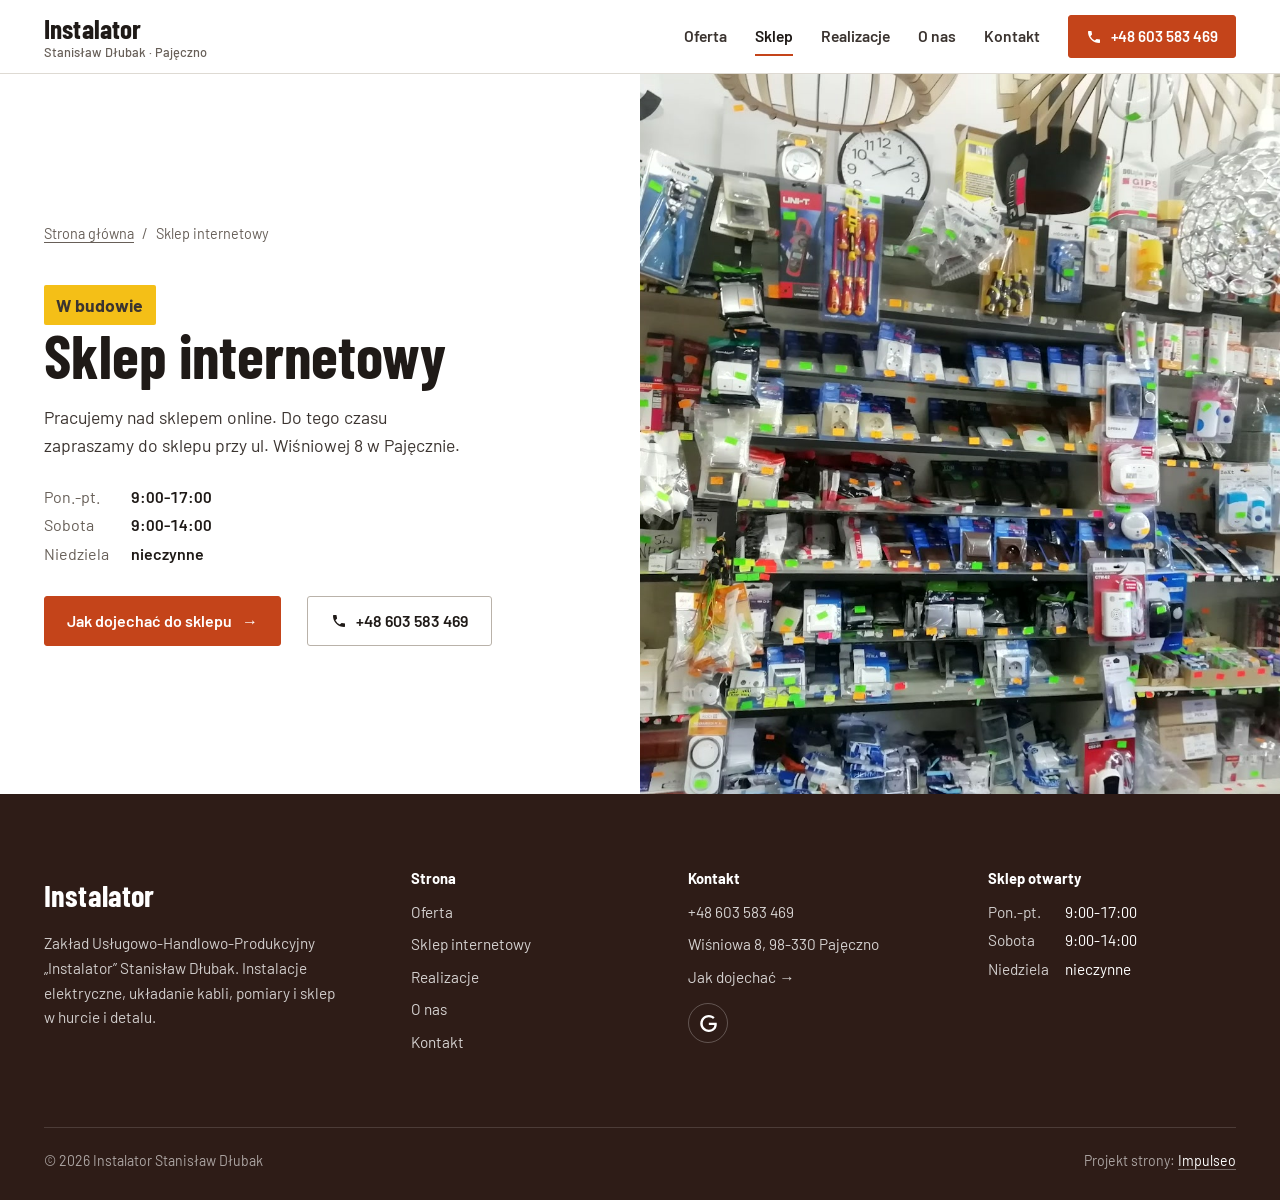
<file: sklep.html>
<!DOCTYPE html>
<html lang="pl">
<head>
<meta charset="UTF-8">
<meta name="viewport" content="width=device-width, initial-scale=1.0">
<title>Sklep internetowy (w budowie) - Instalator Stanisław Dłubak</title>
<meta name="description" content="Sklep internetowy Instalator z Pajęczna jest w budowie. Do tego czasu zapraszamy do sklepu przy Wiśniowej 8.">
<link rel="canonical" href="https://impulseo-pl.github.io/instalator-stanislaw-dlubak/sklep.html">
<meta name="robots" content="noindex, nofollow">
<meta name="theme-color" content="#c4441a">
<meta property="og:type" content="website">
<meta property="og:locale" content="pl_PL">
<meta property="og:site_name" content="Instalator Stanisław Dłubak">
<meta property="og:title" content="Sklep internetowy (w budowie) - Instalator Stanisław Dłubak">
<meta property="og:description" content="Sklep internetowy Instalator z Pajęczna jest w budowie. Do tego czasu zapraszamy do sklepu przy Wiśniowej 8.">
<meta property="og:url" content="https://impulseo-pl.github.io/instalator-stanislaw-dlubak/sklep.html">
<meta property="og:image" content="https://impulseo-pl.github.io/instalator-stanislaw-dlubak/img/og.jpg">
<meta property="og:image:width" content="1200">
<meta property="og:image:height" content="630">
<meta name="twitter:card" content="summary_large_image">
<link rel="preconnect" href="https://fonts.googleapis.com">
<link rel="preconnect" href="https://fonts.gstatic.com" crossorigin>
<link href="https://fonts.googleapis.com/css2?family=Barlow+Condensed:wght@600;700&family=Barlow:ital,wght@0,400;0,500;0,600;0,700;1,400&display=swap" rel="stylesheet">
<link rel="stylesheet" href="assets/styles.css?v=20261001c">
<script>document.documentElement.classList.add('js');setTimeout(function(){if(!window.__nbOk)document.documentElement.classList.remove('js')},3500);</script>
</head>
<body>

<header class="nav">
  <div class="wrap nav-inner">
    <a class="brand" href="index.html" aria-label="Instalator Stanisław Dłubak - strona główna"><span class="brand-name">Instalator</span><span class="brand-sub">Stanisław Dłubak · Pajęczno</span></a>
    <nav class="nav-links" aria-label="Menu główne">
      <a href="oferta.html">Oferta</a>
      <a href="sklep.html" aria-current="page">Sklep</a>
      <a href="realizacje.html">Realizacje</a>
      <a href="o-nas.html">O&nbsp;nas</a>
      <a href="kontakt.html">Kontakt</a>
      <a href="tel:+48603583469" class="btn btn-accent"><svg width="16" height="16" viewBox="0 0 24 24" fill="none" aria-hidden="true"><path d="M6.6 10.8a15.5 15.5 0 0 0 6.6 6.6l2.2-2.2a1 1 0 0 1 1-.24 11.4 11.4 0 0 0 3.6.58 1 1 0 0 1 1 1V20a1 1 0 0 1-1 1A17 17 0 0 1 3 4a1 1 0 0 1 1-1h3.5a1 1 0 0 1 1 1c0 1.25.2 2.46.58 3.6a1 1 0 0 1-.25 1l-2.23 2.2Z" fill="currentColor"/></svg> +48&nbsp;603&nbsp;583&nbsp;469</a>
    </nav>
    <button class="nav-toggle" type="button" aria-label="Menu" aria-expanded="false"><span></span><span></span><span></span></button>
  </div>
</header>

<main>
<section class="pagehead ph-sklep">
  <img src="img/g6.jpg" alt="Osprzęt elektryczny i narzędzia na półkach sklepu Instalator" width="1550" height="1146" fetchpriority="high" decoding="async">
  <div class="ph-txt wrap">
    <nav class="okruszki" aria-label="Jesteś tutaj"><a href="index.html">Strona główna</a><span aria-hidden="true">/</span><span>Sklep internetowy</span></nav>
    <p class="budowa">W&nbsp;budowie</p>
    <h1>Sklep internetowy</h1>
    <p>Pracujemy nad sklepem online. Do tego czasu zapraszamy do sklepu przy ul. Wiśniowej&nbsp;8 w&nbsp;Pajęcznie.</p>
    <dl class="godz-mini"><dt>Pon.-pt.</dt><dd>9:00-17:00</dd><dt>Sobota</dt><dd>9:00-14:00</dd><dt>Niedziela</dt><dd>nieczynne</dd></dl>
    <div class="hs-actions">
      <a href="https://maps.google.com/?cid=6243514993665924678" target="_blank" rel="noopener" class="btn btn-accent">Jak dojechać do sklepu <span class="arr">→</span></a>
      <a href="tel:+48603583469" class="btn btn-ghost"><svg width="16" height="16" viewBox="0 0 24 24" fill="none" aria-hidden="true"><path d="M6.6 10.8a15.5 15.5 0 0 0 6.6 6.6l2.2-2.2a1 1 0 0 1 1-.24 11.4 11.4 0 0 0 3.6.58 1 1 0 0 1 1 1V20a1 1 0 0 1-1 1A17 17 0 0 1 3 4a1 1 0 0 1 1-1h3.5a1 1 0 0 1 1 1c0 1.25.2 2.46.58 3.6a1 1 0 0 1-.25 1l-2.23 2.2Z" fill="currentColor"/></svg> +48&nbsp;603&nbsp;583&nbsp;469</a>
    </div>
  </div>
</section>
</main>

<footer>
  <div class="wrap">
    <div class="foot-grid">
      <div class="foot-brand">
        <div class="brand-name">Instalator</div>
        <p>Zakład Usługowo-Handlowo-Produkcyjny „Instalator” Stanisław Dłubak. Instalacje elektryczne, układanie kabli, pomiary i&nbsp;sklep w&nbsp;hurcie i&nbsp;detalu.</p>
      </div>
      <div class="foot-col">
        <h4>Strona</h4>
        <a href="oferta.html">Oferta</a>
        <a href="sklep.html">Sklep internetowy</a>
        <a href="realizacje.html">Realizacje</a>
        <a href="o-nas.html">O&nbsp;nas</a>
        <a href="kontakt.html">Kontakt</a>
      </div>
      <div class="foot-col">
        <h4>Kontakt</h4>
        <a href="tel:+48603583469">+48&nbsp;603&nbsp;583&nbsp;469</a>
        <p>Wiśniowa&nbsp;8, 98-330 Pajęczno</p>
        <a href="https://maps.google.com/?cid=6243514993665924678" target="_blank" rel="noopener">Jak dojechać →</a>
        <div class="foot-soc">
          <a class="soc" href="https://maps.google.com/?cid=6243514993665924678" target="_blank" rel="noopener" aria-label="Google - Instalator Stanisław Dłubak"><svg viewBox="0 0 24 24" aria-hidden="true" focusable="false"><path d="M12.48 10.92v3.28h7.84c-.24 1.84-.853 3.187-1.787 4.133-1.147 1.147-2.933 2.4-6.053 2.4-4.827 0-8.6-3.893-8.6-8.72s3.773-8.72 8.6-8.72c2.6 0 4.507 1.027 5.907 2.347l2.307-2.307C18.747 1.44 16.133 0 12.48 0 5.867 0 .307 5.387.307 12s5.56 12 12.173 12c3.573 0 6.267-1.173 8.373-3.36 2.16-2.16 2.84-5.213 2.84-7.667 0-.76-.053-1.467-.173-2.053H12.48z" fill="currentColor"/></svg></a>
        </div>
      </div>
      <div class="foot-col">
        <h4>Sklep otwarty</h4>
        <dl><dt>Pon.-pt.</dt><dd>9:00-17:00</dd><dt>Sobota</dt><dd>9:00-14:00</dd><dt>Niedziela</dt><dd>nieczynne</dd></dl>
      </div>
    </div>
    <div class="foot-bot">
      <span>© 2026 Instalator Stanisław Dłubak</span>
      <span>Projekt strony: <a class="foot-credit" href="https://impulseo.pl" target="_blank" rel="noopener">Impulseo</a></span>
    </div>
  </div>
</footer>
<div class="sticky-call"><a class="sc-call" href="tel:+48603583469"><svg width="16" height="16" viewBox="0 0 24 24" fill="none" aria-hidden="true"><path d="M6.6 10.8a15.5 15.5 0 0 0 6.6 6.6l2.2-2.2a1 1 0 0 1 1-.24 11.4 11.4 0 0 0 3.6.58 1 1 0 0 1 1 1V20a1 1 0 0 1-1 1A17 17 0 0 1 3 4a1 1 0 0 1 1-1h3.5a1 1 0 0 1 1 1c0 1.25.2 2.46.58 3.6a1 1 0 0 1-.25 1l-2.23 2.2Z" fill="currentColor"/></svg> Zadzwoń</a><a class="sc-quote" href="kontakt.html">Dojazd</a></div>
<div class="demo-wazne" data-do="2026-10-07" data-cykl="3" hidden><svg class="dw-ico" width="13" height="13" viewBox="0 0 24 24" fill="none" aria-hidden="true"><circle cx="12" cy="12" r="8.6" stroke="currentColor" stroke-width="1.8"/><path d="M12 7.2V12l3.3 2" stroke="currentColor" stroke-width="1.8" stroke-linecap="round"/></svg><span class="dw-txt"></span></div>

<script src="assets/main.js?v=20261001c"></script>
</body>
</html>
</file>
<file: assets/styles.css>
/* =====================================================================
   Instalator Stanisław Dłubak, Pajęczno - projekt „szyld” (01.10.2026)
   Wszystko z prawdziwego budynku przy Wiśniowej 8: pomarańczowe tablice
   z żółtymi gwiazdkami, żółta elewacja, ciemnobrązowe ramy okien.
   Element-sygnatura: dwie tablice z szyldu (sekcja .szyld-sek). Reszta cicha:
   biel, szarość granitowych schodów, tekst w kolorze ram okiennych.
   ===================================================================== */

:root{
  --ink:#1f1a17;
  --ink-2:#3b3430;
  --muted:#675f58;
  --line:#dedad3;
  --line-2:#ebe8e2;
  --paper:#ffffff;
  --paper-2:#f1f0ec;
  --sign:#c4441a;
  --sign-d:#a3360f;
  --star:#f4bf17;
  --facade:#e9e08a;
  --frame:#2e1c17;
  --frame-line:rgba(255,255,255,.14);
  --ok:#2c8a4f;

  --f-display:"Barlow Condensed", "Arial Narrow", Arial, sans-serif;
  --f-body:"Barlow", "Helvetica Neue", Arial, sans-serif;

  --ease:cubic-bezier(.2,.7,.3,1);
  --t:.28s;
  --r-btn:3px;
  --r-plate:6px;
  --nav-h:74px;
  --wrap:1220px;
  --pad:clamp(20px, 4vw, 44px);
  --sec:clamp(72px, 8.5vw, 120px);
}

*,*::before,*::after{box-sizing:border-box}
html{-webkit-text-size-adjust:100%;scroll-behavior:smooth;overflow-x:clip}
body{margin:0;background:var(--paper);color:var(--ink);font-family:var(--f-body);font-size:17.5px;line-height:1.6;
  -webkit-font-smoothing:antialiased;text-rendering:optimizeLegibility}
img{max-width:100%;display:block}
a{color:inherit;text-decoration:none}
h1,h2,h3,h4{font-family:var(--f-display);margin:0;color:var(--ink);font-weight:700;line-height:1.02;letter-spacing:0}
h1,h2,h3{text-wrap:balance}
.nw{white-space:nowrap}
h2{font-size:clamp(2.1rem, 2.4vw + 1rem, 3.2rem)}
h3{font-size:1.45rem;font-weight:600;line-height:1.15}
p{margin:0 0 1em}
::selection{background:var(--star);color:var(--ink)}
:focus-visible{outline:2px solid var(--sign);outline-offset:3px}

.wrap{width:min(100% - 2 * var(--pad), var(--wrap));margin-inline:auto}
section{padding-block:var(--sec)}
.arr{display:inline-block}

/* zwykły link tekstowy z podkreśleniem */
.hs-link{display:inline-flex;align-items:center;gap:.45em;font-weight:600;color:var(--sign-d);
  text-decoration:underline;text-decoration-thickness:1.5px;text-underline-offset:.28em}
.hs-link:hover{color:var(--ink)}

/* =====================================================================
   PRZYCISKI I KLOCKI - jedna reakcja na kursor: ciemnieją, tekst żółty jak gwiazdka z szyldu
   ===================================================================== */
.btn{display:inline-flex;align-items:center;justify-content:center;gap:.6em;font-family:var(--f-body);font-weight:600;
  font-size:1rem;line-height:1;padding:1em 1.4em;border-radius:var(--r-btn);border:1.5px solid transparent;
  cursor:pointer;white-space:nowrap;
  transition:background-color var(--t) var(--ease), border-color var(--t) var(--ease), color var(--t) var(--ease)}
.btn svg{flex:none}
.btn-accent{background:var(--sign);border-color:var(--sign);color:#fff}
.btn-ghost{background:transparent;border-color:#b9b2a9;color:var(--ink)}
@media (hover:hover){
  .btn-accent:hover,.btn-ghost:hover{background:var(--ink);border-color:var(--ink);color:var(--star)}
}

/* =====================================================================
   NAWIGACJA
   ===================================================================== */
.nav{position:sticky;top:0;z-index:80;height:var(--nav-h);background:#fff;border-bottom:1px solid var(--line)}
.nav-inner{height:100%;display:flex;align-items:center;justify-content:space-between;gap:24px}
.brand{display:flex;flex-direction:column;line-height:1;gap:4px}
.brand-name{font-family:var(--f-display);font-weight:700;font-size:1.7rem;color:var(--ink);letter-spacing:.005em}
.brand-sub{font-size:.8rem;font-weight:500;color:var(--muted)}
.nav-links{display:flex;align-items:center;gap:clamp(16px, 2.2vw, 32px)}
.nav-links > a:not(.btn){font-weight:600;font-size:.98rem;color:var(--ink-2);padding:6px 0;border-bottom:2px solid transparent}
.nav-links > a:not(.btn):hover{color:var(--ink)}
.nav-links > a[aria-current="page"]{color:var(--ink);border-bottom-color:var(--sign)}
.nav-links .btn{padding:.8em 1.1em;font-size:.95rem}
.nav-toggle{display:none;width:46px;height:46px;border:1.5px solid var(--line);border-radius:var(--r-btn);background:transparent;
  flex-direction:column;align-items:center;justify-content:center;gap:5px;cursor:pointer}
.nav-toggle span{display:block;width:20px;height:2px;background:var(--ink);transition:transform .3s ease, opacity .3s ease}
.nav.open .nav-toggle span:nth-child(1){transform:translateY(7px) rotate(45deg)}
.nav.open .nav-toggle span:nth-child(2){opacity:0}
.nav.open .nav-toggle span:nth-child(3){transform:translateY(-7px) rotate(-45deg)}

@media (max-width:980px){
  :root{--nav-h:66px}
  .nav-toggle{display:flex}
  .nav-links{position:fixed;left:0;right:0;top:var(--nav-h);bottom:0;background:#fff;flex-direction:column;align-items:stretch;
    gap:0;padding:8px var(--pad) 32px;opacity:0;visibility:hidden;transition:opacity .25s ease, visibility 0s linear .25s;overflow-y:auto}
  .nav.open .nav-links{opacity:1;visibility:visible;transition:opacity .25s ease}
  .nav-links > a:not(.btn){font-family:var(--f-display);font-size:1.6rem;font-weight:600;padding:14px 0;border-bottom:1px solid var(--line)}
  .nav-links > a[aria-current="page"]{border-bottom-color:var(--line);color:var(--sign-d)}
  .nav-links .btn{margin-top:24px;padding:1.1em 1.2em;font-size:1rem}
  .brand-name{font-size:1.5rem}
}

/* =====================================================================
   HERO - tytuł nad zdjęciami, obok prawdziwe wejście do sklepu
   ===================================================================== */
.hero-szyld{padding:clamp(36px, 4.4vw, 58px) 0 0}
.hs-top{display:grid;grid-template-columns:minmax(0, 1.25fr) minmax(0, 1fr);gap:clamp(28px, 5vw, 72px);align-items:end}
.hs-adres{font-weight:600;font-size:.98rem;color:var(--muted);margin:0 0 18px}
.hero-szyld h1{font-size:clamp(2.7rem, 4.8vw + .5rem, 5.2rem);line-height:.96;font-weight:700}
.hs-lead{font-size:clamp(1.04rem, .4vw + .95rem, 1.18rem);color:var(--ink-2);margin:0 0 26px;max-width:44ch}
.hs-actions{display:flex;flex-wrap:wrap;align-items:center;gap:14px 26px}
.hs-zdjecia{display:grid;grid-template-columns:minmax(0, 2.15fr) minmax(0, 1fr);gap:clamp(10px, 1.2vw, 16px);margin-top:clamp(30px, 3vw, 42px)}
.hs-fig,.hs-sklep{margin:0;position:relative;overflow:hidden;background:var(--paper-2);height:clamp(240px, 29vw, 420px)}
.hs-fig img,.hs-sklep img{width:100%;height:100%;object-fit:cover}
.hs-fig img{object-position:30% 50%}
.hs-sklep img{object-position:44% 50%}
.hs-sklep figcaption{position:absolute;left:0;right:0;bottom:0;padding:44px 18px 16px;color:#fff;display:grid;gap:2px;
  background:linear-gradient(180deg, rgba(31,26,23,0), rgba(31,26,23,.82) 62%)}
.hs-sklep .sc-stan{display:flex;align-items:center;gap:.55em;font-weight:700;font-size:1rem}
.hs-sklep .sc-h{font-size:.86rem;color:rgba(255,255,255,.86)}
[data-sklep-stan].is-open .sc-stan::before{content:"";width:9px;height:9px;border-radius:50%;background:#4fd27f;flex:none}

@media (max-width:900px){
  .hs-top{grid-template-columns:1fr;align-items:start;gap:18px}
  .hero-szyld h1{max-width:15ch}
  .hs-zdjecia{grid-template-columns:1fr 1fr;margin-top:30px}
  .hs-fig{grid-column:1 / 3;height:auto;aspect-ratio:16 / 9}
  .hs-sklep{grid-column:1 / 3;height:auto;aspect-ratio:16 / 9}
}
@media (max-width:520px){
  .hs-actions .btn{width:100%}
}

/* =====================================================================
   SZYLD - dwie tablice jak przy drzwiach (jedyny głośny element strony)
   ===================================================================== */
.szyld-sek{background:var(--facade);border-bottom:14px solid var(--frame)}
.sz-grid{display:grid;grid-template-columns:minmax(0, .85fr) minmax(0, 1.15fr);gap:clamp(32px, 5vw, 80px);align-items:center}
.sz-copy p{color:var(--ink-2);max-width:40ch;font-size:1.06rem;margin-top:18px}
.sz-linki{display:flex;gap:26px;font-weight:700}
.sz-linki a{display:inline-flex;gap:.45em;border-bottom:2px solid var(--ink);padding-bottom:2px}
.sz-linki a:hover{color:var(--sign-d);border-color:var(--sign-d)}
.tablice{display:grid;grid-template-columns:minmax(0, .9fr) minmax(0, 1fr);gap:clamp(16px, 2.4vw, 34px);align-items:start}
.tablica{border-radius:var(--r-plate);overflow:hidden;background:var(--sign);color:#fff;min-height:clamp(250px, 23vw, 318px);
  box-shadow:0 1px 0 rgba(0,0,0,.08), 0 16px 30px -18px rgba(60,40,0,.55)}
.tablica:nth-child(2){margin-top:clamp(0px, 4vw, 56px)}
.tb-top{display:block;background:#fff;color:var(--sign);font-family:var(--f-display);font-weight:700;font-style:italic;
  font-size:1.45rem;line-height:1;padding:14px 22px 12px}
.tb-body{padding:22px 22px 30px}
.tablica ul{list-style:none;margin:0;padding:0;display:grid;gap:14px}
.tablica li,.tb-ttl{font-family:var(--f-display);font-weight:700;text-transform:uppercase;letter-spacing:.01em;line-height:1.08}
.tablica li{display:grid;grid-template-columns:1em 1fr;gap:.5em;font-size:clamp(1.15rem, .7vw + .95rem, 1.45rem)}
.tablica li::before{content:"";width:.9em;height:.9em;margin-top:.06em;background:var(--star);
  clip-path:polygon(50% 0,61% 35%,98% 35%,68% 57%,79% 91%,50% 70%,21% 91%,32% 57%,2% 35%,39% 35%)}
.tb-ttl{font-size:clamp(1.4rem, .9vw + 1.1rem, 1.8rem);margin:0 0 16px}
@media (max-width:900px){
  .sz-grid{grid-template-columns:1fr}
}
@media (max-width:520px){
  .tablice{grid-template-columns:1fr}
  .tablica{min-height:0}
  .tablica:nth-child(2){margin-top:0}
}

/* =====================================================================
   USŁUGI - lista zamiast kafli
   ===================================================================== */
.uslugi{padding-top:clamp(64px, 7vw, 104px)}
.us-grid{display:grid;grid-template-columns:minmax(0, .8fr) minmax(0, 1.2fr);gap:clamp(36px, 6vw, 96px);align-items:start}
.us-side > p{color:var(--muted);margin:16px 0 32px;max-width:34ch}
.us-foto{margin:0;max-width:380px;background:var(--paper-2)}
.us-foto img{width:100%;height:auto}
.us-lista{list-style:none;margin:0;padding:0;border-top:2px solid var(--ink)}
.us-lista li{border-bottom:1px solid var(--line)}
.us-lista a{display:grid;grid-template-columns:1fr auto;gap:6px 24px;padding:28px 0 26px;align-items:center}
.us-lista h3{grid-column:1;font-size:clamp(1.5rem, 1vw + 1.2rem, 1.95rem)}
.us-lista p{grid-column:1;margin:0;color:var(--muted);max-width:52ch}
.us-lista .arr{grid-column:2;grid-row:1 / 3;font-size:1.5rem;color:var(--sign);transition:transform var(--t) var(--ease)}
.us-lista a:hover h3{color:var(--sign-d)}
.us-lista a:hover .arr{transform:translateX(4px)}
@media (max-width:900px){
  .us-grid{grid-template-columns:1fr}
  .us-foto{display:none}
  .us-side > p{margin-bottom:0}
}

/* =====================================================================
   SKLEP NA GŁÓWNEJ - prawdziwe zdjęcia z wnętrza
   ===================================================================== */
.sklep-sek{background:var(--paper-2)}
.sk-head{display:grid;grid-template-columns:minmax(0, 1fr) minmax(0, 1fr);gap:20px clamp(32px, 5vw, 80px);align-items:end;margin-bottom:clamp(30px, 4vw, 48px)}
.sk-head p{margin:0;color:var(--ink-2);max-width:46ch;font-size:1.06rem}
.sk-foto{display:grid;grid-template-columns:minmax(0, 1.5fr) minmax(0, 1fr);grid-template-rows:auto auto;gap:clamp(10px, 1.2vw, 16px)}
.sk-foto figure{margin:0}
.sk-foto img{width:100%;object-fit:cover;background:#e3e1db}
.sk-a{grid-row:1 / 3}
.sk-a img{height:clamp(320px, 40vw, 560px)}
.sk-b img,.sk-c img{height:clamp(150px, calc(20vw - 38px), 252px)}
.sk-foto figcaption{font-size:.9rem;font-weight:600;color:var(--ink-2);padding-top:9px}
.sk-dol{display:grid;grid-template-columns:repeat(3, minmax(0, 1fr));gap:24px clamp(24px, 4vw, 60px);margin-top:clamp(36px, 4.4vw, 56px);
  padding-top:28px;border-top:1px solid #d3cfc7}
.sk-dol h3{font-size:1.3rem;margin-bottom:12px}
.sk-dol p{margin:0 0 10px;color:var(--ink-2)}
.godz-mini{display:grid;grid-template-columns:auto 1fr;gap:3px 22px;margin:0;font-size:1rem}
.godz-mini dt{color:var(--muted)}
.godz-mini dd{margin:0;font-weight:600;font-variant-numeric:tabular-nums}
@media (max-width:900px){
  .sk-head{grid-template-columns:1fr}
  .sk-foto{grid-template-columns:1fr 1fr}
  .sk-a{grid-row:auto;grid-column:1 / 3}
  .sk-a img{height:auto;aspect-ratio:4 / 3}
  .sk-b img,.sk-c img{height:auto;aspect-ratio:4 / 3}
  .sk-dol{grid-template-columns:1fr 1fr}
}
@media (max-width:560px){.sk-dol{grid-template-columns:1fr}}

/* =====================================================================
   STOPKLATKA - okno na nieruchome zdjęcie (clip-path, nie background-attachment)
   ===================================================================== */
.stopklatka{position:relative;padding:0;background:var(--frame);height:clamp(220px, 40vh, 440px);height:clamp(220px, 40svh, 440px);clip-path:inset(0);overflow:hidden}
.stk-bg{position:fixed;inset:0;background-size:cover;background-position:center;z-index:-1;background-color:var(--frame)}
.js .stk-bg{opacity:0;visibility:hidden;transition:opacity .4s ease, visibility 0s linear .4s}
.js .stopklatka.blisko .stk-bg{opacity:1;visibility:visible;transition:opacity .4s ease}
@supports not (clip-path: inset(0)){.stk-bg{position:absolute}}

/* =====================================================================
   REALIZACJE NA GŁÓWNEJ - pionowe kadry w całości
   ===================================================================== */
.rz-grid{display:grid;grid-template-columns:minmax(0, .9fr) minmax(0, 1fr) minmax(0, 1fr);gap:clamp(14px, 2vw, 28px);align-items:start}
.rz-txt{padding-top:clamp(0px, 3vw, 40px)}
.rz-txt p{color:var(--muted);margin:16px 0 26px;max-width:34ch}
.rz-a,.rz-b{margin:0;background:var(--paper-2)}
.rz-a img,.rz-b img{width:100%;height:auto}
.rz-b{margin-top:clamp(0px, 7vw, 96px)}
@media (max-width:860px){
  .rz-grid{grid-template-columns:1fr 1fr}
  .rz-txt{grid-column:1 / 3;padding-top:0}
  .rz-b{margin-top:0}
}

/* =====================================================================
   OPINIE
   ===================================================================== */
.opinie{background:#fff;border-top:1px solid var(--line)}
.op-wrap{display:grid;grid-template-columns:minmax(0, .8fr) minmax(0, 1.2fr);gap:clamp(36px, 6vw, 96px);align-items:start}
.op-meta{display:flex;align-items:center;gap:16px;margin:22px 0 22px}
.op-ocena{font-family:var(--f-display);font-weight:700;font-size:4.2rem;line-height:.9}
.op-opis{display:grid;gap:4px;color:var(--muted);font-size:.95rem}
.op-star{display:inline-flex;gap:2px;color:#e9a900}
.op-star .off{color:#d5d0c8}
.op-google{display:inline-flex;align-items:center;gap:.6em;font-weight:600;font-size:.96rem;padding:.8em 1.1em;border-radius:var(--r-btn);
  border:1.5px solid #b9b2a9;background:transparent;color:var(--ink);
  transition:background-color var(--t) var(--ease), border-color var(--t) var(--ease), color var(--t) var(--ease)}
@media (hover:hover){.op-google:hover{background:var(--ink);border-color:var(--ink);color:var(--star)}}
.opinie-grid{display:grid;gap:0;border-top:2px solid var(--ink)}
.op-card{margin:0;padding:30px 0 32px;border-bottom:1px solid var(--line);display:grid;gap:12px}
.op-card blockquote{margin:0;font-family:var(--f-display);font-weight:600;font-size:clamp(1.6rem, 1.2vw + 1.2rem, 2.2rem);line-height:1.15;color:var(--ink)}
.op-autor{font-weight:600;color:var(--muted);font-size:.95rem}
@media (max-width:860px){.op-wrap{grid-template-columns:1fr}}

/* =====================================================================
   FAQ - zwykła lista z liniami
   ===================================================================== */
.faq{background:var(--paper-2)}
.faq-grid{display:grid;grid-template-columns:minmax(0, .8fr) minmax(0, 1.2fr);gap:clamp(30px, 6vw, 96px);align-items:start}
.faq-head p{color:var(--muted);margin-top:16px;max-width:32ch}
.faq-head a{color:var(--sign-d);font-weight:600;white-space:nowrap}
.faq-list{border-top:2px solid var(--ink)}
.faq-item{border-bottom:1px solid #d3cfc7;background:transparent;color:var(--ink);
  transition:background-color var(--t) var(--ease), border-color var(--t) var(--ease), color var(--t) var(--ease)}
@media (hover:hover){.faq-item:hover{background:#fff;border-color:var(--ink);color:#000}}
.faq-item summary{list-style:none;cursor:pointer;padding:20px 52px 20px 14px;font-weight:600;font-size:1.08rem;position:relative}
.faq-item summary::-webkit-details-marker{display:none}
.faq-item summary::after{content:"+";position:absolute;right:16px;top:50%;transform:translateY(-52%);font-family:var(--f-display);font-size:1.9rem;font-weight:600;line-height:1;color:var(--sign)}
.faq-item[open] summary::after{content:"−"}
.faq-item p{padding:0 14px 22px;margin:0;color:var(--ink-2);max-width:62ch}
@media (max-width:900px){.faq-grid{grid-template-columns:1fr}}

/* =====================================================================
   KONTAKT NA DOLE KAŻDEJ PODSTRONY
   ===================================================================== */
.cta{background:#fff;border-top:1px solid var(--line)}
.cta-box{display:grid;grid-template-columns:minmax(0, 1.1fr) auto;gap:30px clamp(40px, 6vw, 96px);align-items:end}
.cta h2{max-width:20ch}
.cta p{color:var(--ink-2);margin:18px 0 0;max-width:46ch;font-size:1.06rem}
.cta-phone{display:block;font-family:var(--f-display);font-weight:700;font-size:clamp(2.2rem, 2.6vw + 1rem, 3.4rem);line-height:1;color:var(--ink);
  margin-bottom:20px;font-variant-numeric:tabular-nums;white-space:nowrap}
.cta-phone:hover{color:var(--sign-d)}
.cta-actions{display:flex;flex-wrap:wrap;gap:12px}
@media (max-width:860px){.cta-box{grid-template-columns:1fr;align-items:start}}

/* =====================================================================
   NAGŁÓWEK PODSTRONY
   ===================================================================== */
.pagehead{padding:clamp(40px, 5vw, 68px) 0 clamp(30px, 3.6vw, 48px)}
.pagehead + section{padding-top:clamp(8px, 1.4vw, 20px)}
.okruszki{display:flex;flex-wrap:wrap;gap:8px;font-size:.9rem;color:var(--muted);margin-bottom:22px}
.okruszki a{text-decoration:underline;text-underline-offset:.2em}
.okruszki a:hover{color:var(--ink)}
.pagehead h1{font-size:clamp(2.5rem, 3.8vw + .8rem, 4.4rem);line-height:.98;max-width:22ch}
.pagehead .wrap > p{color:var(--ink-2);font-size:1.1rem;max-width:56ch;margin:20px 0 0}

/* sklep w budowie - tekst obok zdjęcia półek */
.ph-sklep{padding:0;display:grid;grid-template-columns:minmax(0, 1fr) minmax(0, 1fr);border-bottom:0;
  min-height:min(calc(100vh - var(--nav-h)), 720px);min-height:min(calc(100svh - var(--nav-h)), 720px)}
.ph-sklep > img{grid-column:2;grid-row:1;width:100%;height:100%;object-fit:cover}
.ph-sklep .ph-txt.wrap{width:auto;margin:0}
.ph-sklep .ph-txt{grid-column:1;grid-row:1;display:flex;flex-direction:column;justify-content:center;
  padding:clamp(36px, 6vw, 72px) clamp(28px, 5vw, 72px) clamp(36px, 6vw, 72px) max(var(--pad), calc((100vw - var(--wrap)) / 2))}
.ph-sklep .ph-txt > p{color:var(--ink-2);font-size:1.1rem;max-width:42ch;margin:18px 0 0}
.ph-sklep .budowa{align-self:flex-start;margin:0 0 14px;font-weight:700;font-size:.92rem;color:var(--ink);
  background:var(--star);padding:.35em .7em;border-radius:2px;max-width:none}
.ph-sklep .godz-mini{margin:24px 0 30px}
@media (max-width:900px){
  .ph-sklep{grid-template-columns:1fr;min-height:0}
  .ph-sklep > img{grid-column:1;grid-row:1;aspect-ratio:16 / 9;height:auto}
  .ph-sklep .ph-txt{grid-column:1;grid-row:2;padding:30px var(--pad) 46px}
}

/* =====================================================================
   OFERTA - jedna usługa w wierszu: nazwa, opis, zdjęcie
   ===================================================================== */
.oferta-lista .wrap{border-top:2px solid var(--ink)}
.of-row{display:grid;grid-template-columns:minmax(0, 1fr) minmax(0, 1.15fr) minmax(0, .85fr);gap:24px clamp(28px, 4vw, 60px);
  padding:clamp(34px, 4vw, 52px) 0;border-bottom:1px solid var(--line);align-items:start;scroll-margin-top:calc(var(--nav-h) + 20px)}
.of-row h2{font-size:clamp(1.8rem, 1.4vw + 1.2rem, 2.5rem)}
.of-txt p{color:var(--ink-2)}
.of-txt p:last-of-type{margin-bottom:14px}
.of-foto{margin:0;aspect-ratio:4 / 3;overflow:hidden;background:var(--paper-2)}
.of-foto img{width:100%;height:100%;object-fit:cover}
@media (max-width:900px){
  .of-row{grid-template-columns:1fr 1fr}
  .of-row h2{grid-column:1 / 3}
}
@media (max-width:600px){
  .of-row{grid-template-columns:1fr}
  .of-row h2{grid-column:auto}
}

/* =====================================================================
   REALIZACJE - masonry (pionowe kadry w całości)
   ===================================================================== */
.masonry{columns:3 300px;column-gap:clamp(12px, 1.6vw, 20px)}
.m-tile{break-inside:avoid;margin:0 0 clamp(12px, 1.6vw, 20px);overflow:hidden;background:var(--paper-2);position:relative;cursor:zoom-in;display:block;width:100%;border:0;padding:0}
.m-tile img{width:100%;height:auto;transition:transform .7s var(--ease), filter .7s var(--ease)}
@media (hover:hover){.m-tile:hover img{transform:scale(1.03);filter:brightness(1.06)}}
.lightbox{position:fixed;inset:0;z-index:200;background:rgba(20,15,12,.94);display:none;align-items:center;justify-content:center;padding:4vw;cursor:zoom-out}
.lightbox.open{display:flex}
.lightbox img{max-width:100%;max-height:100%;width:auto;height:auto}
.lightbox .lb-x{position:absolute;top:18px;right:20px;width:44px;height:44px;border-radius:50%;border:1px solid rgba(255,255,255,.3);background:transparent;color:#fff;font-size:22px;line-height:1;cursor:pointer}

/* =====================================================================
   O NAS
   ===================================================================== */
.split{display:grid;grid-template-columns:minmax(0, 1fr) minmax(0, 1fr);gap:clamp(32px, 5vw, 80px);align-items:center}
.split.rev .split-art{order:2}
.split-art{margin:0;background:var(--paper-2)}
.split-art img{width:100%;height:auto}
.split-copy h2{margin-bottom:20px}
.split-copy p{color:var(--ink-2);max-width:52ch}
@media (max-width:860px){.split{grid-template-columns:1fr}.split.rev .split-art{order:0}}
.metryczka-sek{background:var(--paper-2);padding-block:clamp(56px, 6vw, 88px)}
.metryczka{margin:28px 0 0;border-top:2px solid var(--ink)}
.metryczka > div{display:grid;grid-template-columns:minmax(140px, .32fr) 1fr;gap:6px 24px;padding:16px 0;border-bottom:1px solid #d3cfc7}
.metryczka dt{color:var(--muted);font-weight:500}
.metryczka dd{margin:0;font-weight:600}
@media (max-width:600px){.metryczka > div{grid-template-columns:1fr}}

/* =====================================================================
   KONTAKT
   ===================================================================== */
.kontakt-grid{display:grid;grid-template-columns:minmax(0, 1fr) minmax(0, 1fr);gap:clamp(32px, 5vw, 80px);align-items:start}
.info-list{border-top:2px solid var(--ink)}
.info-row{display:grid;grid-template-columns:150px 1fr;gap:20px;padding:20px 0;border-bottom:1px solid var(--line)}
.info-row .lbl{color:var(--muted);font-weight:500;padding-top:3px}
.info-row .val{font-weight:600;font-size:1.1rem}
.info-row .val-tel{font-family:var(--f-display);font-weight:700;font-size:1.9rem;line-height:1.05}
.info-row a.val{color:var(--sign-d)}
.godz{display:grid;grid-template-columns:auto 1fr;gap:3px 26px;margin:0}
.godz dt{color:var(--ink-2)}
.godz dd{margin:0;font-weight:600;font-variant-numeric:tabular-nums}
.godz .dzis{color:var(--sign-d)}
.kt-foto{margin:0}
.kt-foto img{width:100%;height:auto}
.kt-foto figcaption{font-size:.95rem;color:var(--muted);padding-top:10px}
.mapa-sek{padding-top:0}
.map{width:100%;height:clamp(300px, 42vh, 440px);border:0;display:block}
@media (max-width:860px){.kontakt-grid{grid-template-columns:1fr}.info-row{grid-template-columns:1fr;gap:4px}}

/* =====================================================================
   STOPKA - kolor ram okiennych
   ===================================================================== */
footer{background:var(--frame);color:rgba(255,255,255,.78);padding:clamp(56px, 6vw, 84px) 0 28px;font-size:.96rem}
.foot-grid{display:grid;grid-template-columns:1.4fr 1fr 1.1fr 1.1fr;gap:clamp(28px, 4vw, 56px)}
.foot-brand .brand-name{color:#fff;font-size:1.9rem;margin-bottom:12px}
.foot-brand p{max-width:34ch}
.foot-col h4{font-family:var(--f-body);font-size:.92rem;font-weight:700;color:#fff;margin:0 0 14px}
.foot-col a,.foot-col p{display:block;margin:0 0 8px;color:rgba(255,255,255,.8)}
.foot-col a:hover{color:var(--star)}
.foot-col dl{display:grid;grid-template-columns:auto 1fr;gap:4px 16px;margin:0}
.foot-col dd{margin:0;color:#fff;font-variant-numeric:tabular-nums}
.foot-soc{display:flex;gap:10px;margin-top:14px}
.foot-soc .soc{width:40px;height:40px;border-radius:50%;border:1px solid rgba(255,255,255,.25);display:grid;place-items:center;margin:0;color:#fff}
.foot-soc .soc svg{width:17px;height:17px}
.foot-soc .soc:hover{border-color:var(--star);color:var(--star)}
.foot-bot{display:flex;justify-content:space-between;flex-wrap:wrap;gap:12px;margin-top:clamp(40px, 5vw, 64px);padding-top:22px;border-top:1px solid var(--frame-line);
  font-size:.88rem;color:rgba(255,255,255,.6)}
.foot-credit{color:#fff;border-bottom:1px solid rgba(255,255,255,.35)}
@media (max-width:900px){.foot-grid{grid-template-columns:1fr 1fr}}
@media (max-width:560px){.foot-grid{grid-template-columns:1fr}}

/* =====================================================================
   ODSŁANIANIE PRZY PRZEWIJANIU (włącza dopiero JS - awaria JS = wszystko widać)
   Jeden spokojny ruch: krótkie pojawienie się, bez przesuwania po skosie.
   ===================================================================== */
.js .reveal{opacity:0}
.js .reveal.in{opacity:1;animation:wejscie .7s var(--ease) both;animation-delay:calc(var(--i, 0) * 60ms)}
@keyframes wejscie{from{opacity:0;transform:translateY(12px)}to{opacity:1;transform:none}}
@media (prefers-reduced-motion:reduce){
  .js .reveal{opacity:1}
  .js .reveal.in{animation:none}
  html{scroll-behavior:auto}
}

/* =====================================================================
   DOLNY PASEK NA TELEFONIE
   ===================================================================== */
.sticky-call{display:none}
@media (max-width:820px){
  .sticky-call{display:grid;grid-template-columns:1fr 1fr;gap:1px;position:fixed;left:0;right:0;bottom:0;z-index:90;
    background:var(--line);box-shadow:0 -6px 20px -10px rgba(0,0,0,.4);padding-bottom:env(safe-area-inset-bottom,0px);transition:transform .25s ease, opacity .25s ease}
  .sticky-call.schowany{transform:translateY(110%);opacity:0;pointer-events:none}
  .sticky-call a{padding:15px 8px;text-align:center;font-weight:700;font-size:.95rem;display:flex;align-items:center;justify-content:center;gap:.5em}
  .sc-call{background:var(--sign);color:#fff}
  .sc-quote{background:#fff;color:var(--ink)}
  body{padding-bottom:calc(56px + env(safe-area-inset-bottom,0px))}
}

/* =====================================================================
   LICZNIK WERSJI POKAZOWEJ (tylko demo)
   ===================================================================== */
.demo-wazne{position:fixed;top:calc(var(--nav-h, 64px) + 14px);right:14px;z-index:95;
  display:inline-flex;align-items:center;gap:.45em;
  background:rgba(31,26,23,.84);color:#fff;font-size:.72rem;font-weight:600;letter-spacing:.01em;
  padding:.42em .8em .42em .62em;border-radius:999px;backdrop-filter:saturate(140%) blur(8px);-webkit-backdrop-filter:saturate(140%) blur(8px);
  border:1px solid rgba(255,255,255,.14);box-shadow:0 10px 24px -14px rgba(0,0,0,.6);
  pointer-events:none;opacity:0;transform:translateY(-10px);
  transition:opacity .7s var(--ease), transform .7s var(--ease)}
.demo-wazne.is-on{opacity:1;transform:none}
.demo-wazne .dw-ico{flex:none;opacity:.85}
.demo-wazne b{font-weight:700;font-variant-numeric:tabular-nums;color:#FFD9A3}
.demo-wazne .dw-zeg{font-variant-numeric:tabular-nums;font-feature-settings:"tnum";opacity:.72;margin-left:.15em;letter-spacing:.01em}
.demo-wazne.is-pilne{background:rgba(150,32,28,.9);border-color:rgba(255,255,255,.2)}
.demo-wazne .dw-pilne{color:#FFE0DE}
@media (max-width:820px){.demo-wazne{top:auto;bottom:70px;right:10px}}
</file>
